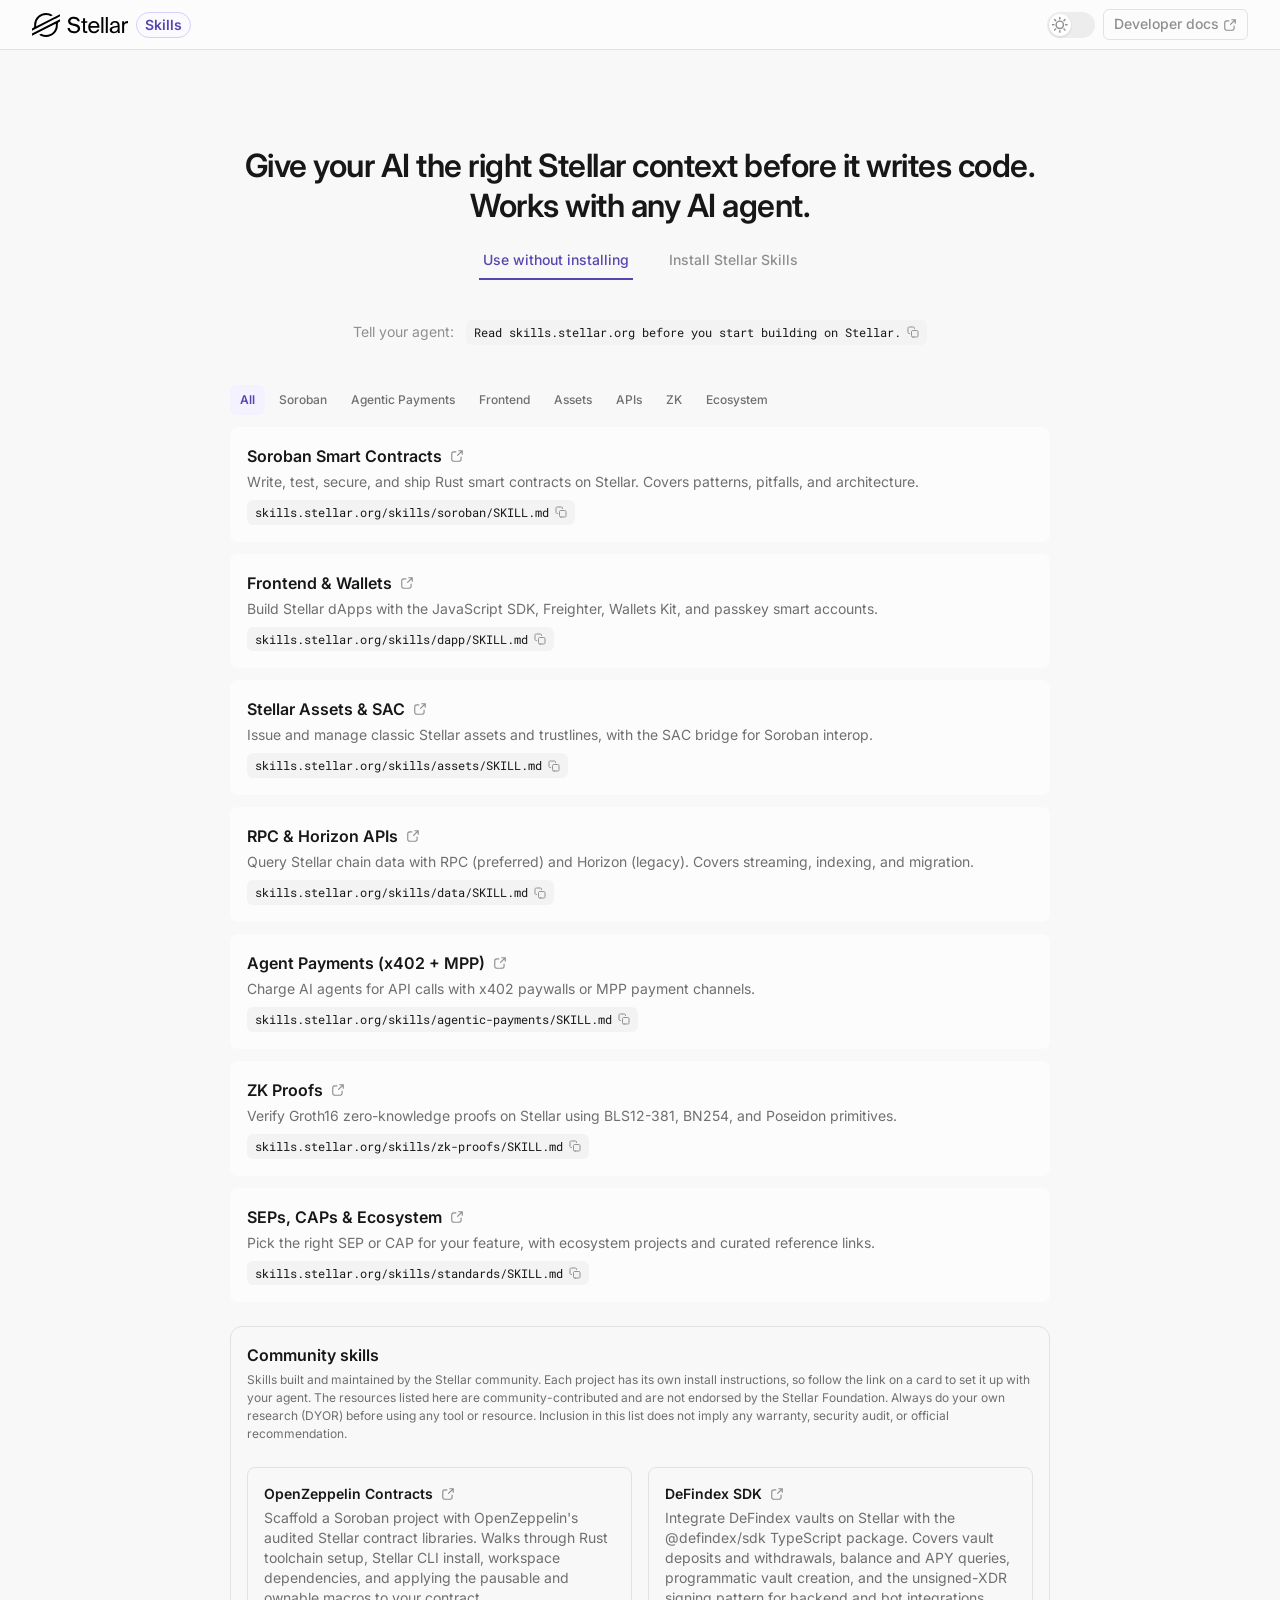
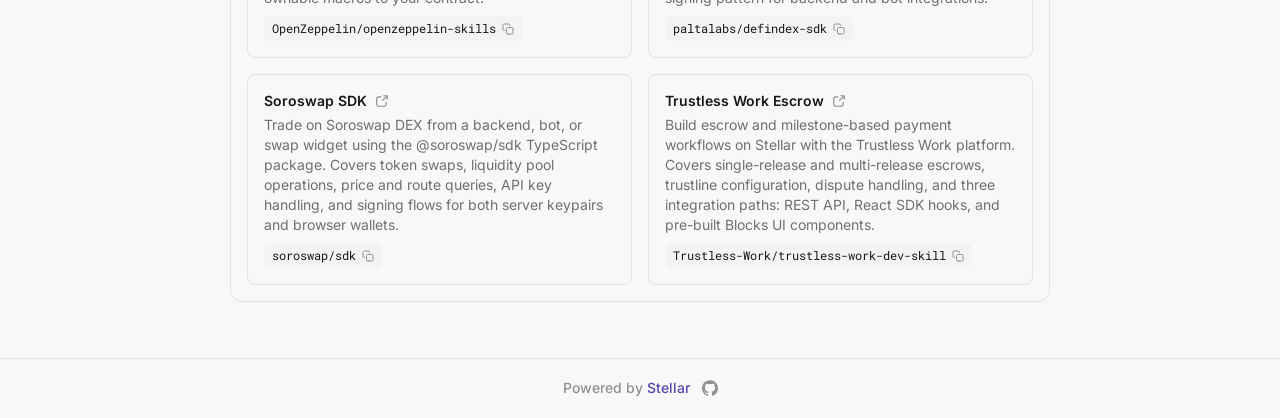
<file: index.html>
<!DOCTYPE html><!--elP6OHk9H2OzRn55RgZLT--><html lang="en"><head><meta charSet="utf-8"/><meta name="viewport" content="width=device-width, initial-scale=1"/><link rel="stylesheet" href="/_next/static/css/1e5ff19a35d31f50.css" data-precedence="next"/><link rel="stylesheet" href="/_next/static/css/49fc2476bc2453ea.css" data-precedence="next"/><link rel="stylesheet" href="/_next/static/css/4ed7745f0740438e.css" data-precedence="next"/><link rel="preload" as="script" fetchPriority="low" href="/_next/static/chunks/webpack-849ce23f4c8bb8bf.js"/><script src="/_next/static/chunks/d56851e7-1e13673e2eb05c5d.js" async=""></script><script src="/_next/static/chunks/136-500a944c195b2752.js" async=""></script><script src="/_next/static/chunks/main-app-0836bfbd9bec1818.js" async=""></script><script src="/_next/static/chunks/app/error-b7a39729a4508bc4.js" async=""></script><script src="/_next/static/chunks/app/not-found-c68dff689d2d47b6.js" async=""></script><script src="/_next/static/chunks/app/layout-b8c6b641782acb3f.js" async=""></script><script src="/_next/static/chunks/app/global-error-eeb869738c61122b.js" async=""></script><script src="/_next/static/chunks/c83ec69c-60827699457c73a2.js" async=""></script><script src="/_next/static/chunks/app/page-83c41e8728b38fb6.js" async=""></script><link rel="preload" href="https://www.googletagmanager.com/gtm.js?id=GTM-KCNDDL3" as="script"/><meta name="theme-color" media="(prefers-color-scheme: light)" content="#ffffff"/><meta name="theme-color" media="(prefers-color-scheme: dark)" content="#0b0b0d"/><title>Stellar Skills</title><meta name="description" content="Agent-readable documentation for building on the Stellar network."/><meta name="application-name" content="Stellar Skills"/><meta name="robots" content="index, follow"/><link rel="canonical" href="https://skills.stellar.org"/><meta property="og:title" content="Stellar Skills"/><meta property="og:description" content="Agent-readable documentation for building on the Stellar network."/><meta property="og:url" content="https://skills.stellar.org"/><meta property="og:site_name" content="Stellar Skills"/><meta property="og:locale" content="en_US"/><meta property="og:type" content="website"/><meta name="twitter:card" content="summary_large_image"/><meta name="twitter:title" content="Stellar Skills"/><meta name="twitter:description" content="Agent-readable documentation for building on the Stellar network."/><link rel="icon" href="/favicon.ico" type="image/x-icon" sizes="32x32"/><link rel="icon" href="/icon.svg?756aac92ff9f66b3" type="image/svg+xml" sizes="any"/><link rel="icon" href="/icon1.png?199c7ac628608d01" type="image/png" sizes="192x192"/><link rel="icon" href="/icon2.png?77839b6e1bcdd0eb" type="image/png" sizes="512x512"/><link rel="apple-touch-icon" href="/apple-icon.png?7c0b103b302a5207" type="image/png" sizes="192x192"/><script src="/_next/static/chunks/polyfills-42372ed130431b0a.js" noModule=""></script></head><body class="sds-theme-light" data-sds-theme="sds-theme-light"><div hidden=""><!--$--><!--/$--></div><div id="root"><div class="SkillsLanding"><header class="SkillsLanding__header"><div class="SkillsLanding__logo"><svg xmlns="http://www.w3.org/2000/svg" width="1em" height="1em" fill="var(--sds-logo-fill, #8F8F8F)" viewBox="0 0 128 32"><g clip-path="url(#stellar_svg__a)"><path d="M18.687 0a15.75 15.75 0 0 1 9.1 2.883l-.198.102-2.533 1.292a13.1 13.1 0 0 0-6.37-1.642h-.102c-1.72.017-3.398.359-4.982 1.018a13.2 13.2 0 0 0-4.22 2.83 13.09 13.09 0 0 0-3.852 9.299c0 .573.034 1.146.111 1.72l.026.179.162-.086L37.356 1.523v2.96l-5.281 2.694-2.594 1.317L6.43 20.256l-.103.06-2.38 1.206v-.009l-.111.051L0 23.524v-2.96l1.301-.66a3.02 3.02 0 0 0 1.644-2.925 19 19 0 0 1-.043-1.206A15.76 15.76 0 0 1 7.524 4.602a15.7 15.7 0 0 1 5.017-3.387A16.2 16.2 0 0 1 18.687 0M55.727 5.055c3.809.009 7.224 1.703 8.046 5.791H60.88c-.728-2.455-3.125-3.276-5.265-3.276-1.635 0-4.502.727-4.502 3.097 0 1.873 1.49 2.805 3.45 3.242l2.456.556c3.245.701 7.13 1.924 7.13 6.193 0 4.148-3.86 6.338-8.071 6.338-5 0-8.158-2.72-8.715-6.954h2.928c.556 2.925 2.602 4.44 5.847 4.44 3.124 0 4.939-1.49 4.939-3.568 0-2.224-1.9-3.156-4.563-3.738l-2.628-.556c-2.893-.641-5.82-2.25-5.82-5.782 0-4.03 4.236-5.783 7.66-5.783M71.786 26.62c-3.014 0-3.716-.676-3.716-3.944v-9.64h-2.482v-2.13h2.482V6.963h2.663v3.943h2.978v2.13h-2.978v9.315c0 1.634.12 2.045 1.635 2.045h1.344v2.224z"></path><path fill-rule="evenodd" d="M87.014 22.069c-.676 1.548-1.96 2.6-4.297 2.6s-4.734-1.642-4.862-5.03h12.104c.35-4.97-2.543-8.998-7.336-8.998-4.298 0-7.627 3.182-7.627 8.152 0 4.645 2.747 8.212 7.72 8.212 3.827 0 6.318-2.216 7.046-4.936zm-4.383-9.144c2.808 0 4.469 2.215 4.528 4.44h-9.262c.231-3.157 2.363-4.44 4.734-4.44M103.544 22.471c-.009-3.704 4.168-4.79 10.631-5.517v-.377c0-2.865-1.609-3.823-3.569-3.823-2.192 0-3.476 1.197-3.596 3.122h-2.747c.265-3.387 3.244-5.286 6.317-5.286 4.323 0 6.283 2.07 6.258 6.483l-.026 3.619c-.026 2.626.12 4.44.411 5.928h-2.688a18 18 0 0 1-.206-2.165c-.967 1.609-2.602 2.541-5.375 2.541-2.954 0-5.41-1.634-5.41-4.525m2.944-.051c0 1.488 1.139 2.48 3.039 2.48 2.483 0 4.854-1.137 4.854-4.85v-.992c-4.828.496-7.893 1.198-7.893 3.362" clip-rule="evenodd"></path><path d="M122.83 18.39c0-3.446 1.224-4.824 3.681-4.824.344 0 .726.038 1.146.079l.343.033v-2.832c-.291-.025-.522-.025-.788-.025-2.045.06-3.655 1.052-4.442 2.831v-2.746h-2.603v15.722h2.663zM36.064 12.06l1.301-.658v-2.96L7.858 23.48l-2.593 1.318L0 27.484v2.96l31.527-16.04.163-.085.025.18c.077.573.112 1.155.112 1.728 0 3.507-1.37 6.817-3.852 9.298a13.2 13.2 0 0 1-4.22 2.831 12.9 12.9 0 0 1-4.983 1.018h-.094a13.15 13.15 0 0 1-6.386-1.65l-.102.05-2.62 1.335c.925.65 1.918 1.206 2.962 1.65A15.75 15.75 0 0 0 18.678 32a15.72 15.72 0 0 0 11.163-4.628 15.76 15.76 0 0 0 4.623-11.171c0-.402-.01-.813-.044-1.215a3.02 3.02 0 0 1 1.644-2.925M92.484 26.62V5.44h2.662v21.18zM98.416 5.44v21.18h2.662V5.44z"></path></g><defs><clipPath id="stellar_svg__a"><path fill="#fff" d="M0 0h128v32H0z"></path></clipPath></defs></svg><div class="Badge Badge--secondary Badge--md">Skills</div></div><div class="SkillsLanding__headerActions"><div><label class="Toggle Toggle--md" for="theme-switch" title="Switch to dark theme"><input class="Toggle__input" type="checkbox" id="theme-switch" name="theme-switch"/><div class="Toggle__track"><div class="Toggle__track__thumb"><div class="Toggle__track__icon Toggle__track__icon--checked"><svg xmlns="http://www.w3.org/2000/svg" width="1em" height="1em" fill="none" stroke="currentColor" viewBox="0 0 24 24"><path stroke-linecap="round" stroke-linejoin="round" stroke-width="2" d="M22 15.844a10.4 10.4 0 0 1-4.306.925c-5.779 0-10.463-4.684-10.463-10.462 0-1.536.33-2.994.925-4.307A10.46 10.46 0 0 0 2 11.538C2 17.316 6.684 22 12.462 22c4.243 0 7.896-2.526 9.538-6.156"></path></svg></div><div class="Toggle__track__icon Toggle__track__icon--unchecked"><svg xmlns="http://www.w3.org/2000/svg" width="1em" height="1em" fill="none" stroke="currentColor" viewBox="0 0 24 24"><path stroke-linecap="round" stroke-linejoin="round" stroke-width="2" d="M12 2v2m0 16v2M4 12H2m4.314-5.686L4.9 4.9m12.786 1.414L19.1 4.9M6.314 17.69 4.9 19.104m12.786-1.414 1.414 1.414M22 12h-2m-3 0a5 5 0 1 1-10 0 5 5 0 0 1 10 0"></path></svg></div></div></div></label></div><a href="https://developers.stellar.org/docs" target="_blank" rel="noopener noreferrer" class="SkillsLanding__headerLink">Developer docs<svg width="24" height="24" viewBox="0 0 24 24" fill="none" xmlns="http://www.w3.org/2000/svg" stroke="currentColor" aria-hidden="true"><path d="M21 9L21 3M21 3H15M21 3L13 11M10 5H7.8C6.11984 5 5.27976 5 4.63803 5.32698C4.07354 5.6146 3.6146 6.07354 3.32698 6.63803C3 7.27976 3 8.11984 3 9.8V16.2C3 17.8802 3 18.7202 3.32698 19.362C3.6146 19.9265 4.07354 20.3854 4.63803 20.673C5.27976 21 6.11984 21 7.8 21H14.2C15.8802 21 16.7202 21 17.362 20.673C17.9265 20.3854 18.3854 19.9265 18.673 19.362C19 18.7202 19 17.8802 19 16.2V14" stroke-width="2" stroke-linecap="round" stroke-linejoin="round"></path></svg></a></div></header><main class="SkillsLanding__main"><section class="SkillsLanding__hero"><h1 class="SkillsLanding__title">Give your AI the right Stellar context before it writes code. Works with any AI agent.</h1></section><section class="SkillsLanding__installing" aria-label="Installing"><div class="SkillsLanding__filters" role="tablist" aria-label="Installation method"><button type="button" role="tab" id="_R_2dbrb_-tab-Use without installing" aria-controls="_R_2dbrb_-panel" aria-selected="true" tabindex="0" class="SkillsLanding__filterTab" data-is-active="true">Use without installing</button><button type="button" role="tab" id="_R_2dbrb_-tab-Install Stellar Skills" aria-controls="_R_2dbrb_-panel" aria-selected="false" tabindex="-1" class="SkillsLanding__filterTab" data-is-active="false">Install Stellar Skills</button></div><div role="tabpanel" id="_R_2dbrb_-panel" aria-labelledby="_R_2dbrb_-tab-Use without installing" class="SkillsLanding__installerPanel" data-active-filter="Use without installing"><div class="SkillsLanding__filterItem" data-category="Use without installing"><div class="SkillsLanding__installOneTime"><span class="SkillsLanding__installLabel">Tell your agent:</span><div class="SkillsCard__pathWrapper"><button type="button" class="SkillsCard__pathButton" aria-label="Copy Read skills.stellar.org before you start building on Stellar." data-copied="false" data-failed="false"><span class="SkillsCard__pathText">Read skills.stellar.org before you start building on Stellar.</span><svg width="24" height="24" viewBox="0 0 24 24" fill="none" xmlns="http://www.w3.org/2000/svg" stroke="currentColor" aria-hidden="true"><path d="M5 15C4.06812 15 3.60218 15 3.23463 14.8478C2.74458 14.6448 2.35523 14.2554 2.15224 13.7654C2 13.3978 2 12.9319 2 12V5.2C2 4.0799 2 3.51984 2.21799 3.09202C2.40973 2.71569 2.71569 2.40973 3.09202 2.21799C3.51984 2 4.0799 2 5.2 2H12C12.9319 2 13.3978 2 13.7654 2.15224C14.2554 2.35523 14.6448 2.74458 14.8478 3.23463C15 3.60218 15 4.06812 15 5M12.2 22H18.8C19.9201 22 20.4802 22 20.908 21.782C21.2843 21.5903 21.5903 21.2843 21.782 20.908C22 20.4802 22 19.9201 22 18.8V12.2C22 11.0799 22 10.5198 21.782 10.092C21.5903 9.71569 21.2843 9.40973 20.908 9.21799C20.4802 9 19.9201 9 18.8 9H12.2C11.0799 9 10.5198 9 10.092 9.21799C9.71569 9.40973 9.40973 9.71569 9.21799 10.092C9 10.5198 9 11.0799 9 12.2V18.8C9 19.9201 9 20.4802 9.21799 20.908C9.40973 21.2843 9.71569 21.5903 10.092 21.782C10.5198 22 11.0799 22 12.2 22Z" stroke-width="2" stroke-linecap="round" stroke-linejoin="round"></path></svg></button><span role="status" aria-live="polite" class="sr-only"></span></div></div></div><div class="SkillsLanding__filterItem" data-category="Install Stellar Skills"><div class="SkillsLanding__installRows"><div class="SkillsLanding__installRow" data-first="true"><span class="SkillsLanding__installToolName">Claude Code</span><div class="SkillsLanding__installCommands"><div class="SkillsCard__pathWrapper"><button type="button" class="SkillsCard__pathButton" aria-label="Copy /plugin marketplace add stellar/stellar-dev-skill" data-copied="false" data-failed="false"><span class="SkillsCard__pathText">/plugin marketplace add stellar/stellar-dev-skill</span><svg width="24" height="24" viewBox="0 0 24 24" fill="none" xmlns="http://www.w3.org/2000/svg" stroke="currentColor" aria-hidden="true"><path d="M5 15C4.06812 15 3.60218 15 3.23463 14.8478C2.74458 14.6448 2.35523 14.2554 2.15224 13.7654C2 13.3978 2 12.9319 2 12V5.2C2 4.0799 2 3.51984 2.21799 3.09202C2.40973 2.71569 2.71569 2.40973 3.09202 2.21799C3.51984 2 4.0799 2 5.2 2H12C12.9319 2 13.3978 2 13.7654 2.15224C14.2554 2.35523 14.6448 2.74458 14.8478 3.23463C15 3.60218 15 4.06812 15 5M12.2 22H18.8C19.9201 22 20.4802 22 20.908 21.782C21.2843 21.5903 21.5903 21.2843 21.782 20.908C22 20.4802 22 19.9201 22 18.8V12.2C22 11.0799 22 10.5198 21.782 10.092C21.5903 9.71569 21.2843 9.40973 20.908 9.21799C20.4802 9 19.9201 9 18.8 9H12.2C11.0799 9 10.5198 9 10.092 9.21799C9.71569 9.40973 9.40973 9.71569 9.21799 10.092C9 10.5198 9 11.0799 9 12.2V18.8C9 19.9201 9 20.4802 9.21799 20.908C9.40973 21.2843 9.71569 21.5903 10.092 21.782C10.5198 22 11.0799 22 12.2 22Z" stroke-width="2" stroke-linecap="round" stroke-linejoin="round"></path></svg></button><span role="status" aria-live="polite" class="sr-only"></span></div><div class="SkillsCard__pathWrapper"><button type="button" class="SkillsCard__pathButton" aria-label="Copy /plugin install stellar-dev@stellar-dev-skill" data-copied="false" data-failed="false"><span class="SkillsCard__pathText">/plugin install stellar-dev@stellar-dev-skill</span><svg width="24" height="24" viewBox="0 0 24 24" fill="none" xmlns="http://www.w3.org/2000/svg" stroke="currentColor" aria-hidden="true"><path d="M5 15C4.06812 15 3.60218 15 3.23463 14.8478C2.74458 14.6448 2.35523 14.2554 2.15224 13.7654C2 13.3978 2 12.9319 2 12V5.2C2 4.0799 2 3.51984 2.21799 3.09202C2.40973 2.71569 2.71569 2.40973 3.09202 2.21799C3.51984 2 4.0799 2 5.2 2H12C12.9319 2 13.3978 2 13.7654 2.15224C14.2554 2.35523 14.6448 2.74458 14.8478 3.23463C15 3.60218 15 4.06812 15 5M12.2 22H18.8C19.9201 22 20.4802 22 20.908 21.782C21.2843 21.5903 21.5903 21.2843 21.782 20.908C22 20.4802 22 19.9201 22 18.8V12.2C22 11.0799 22 10.5198 21.782 10.092C21.5903 9.71569 21.2843 9.40973 20.908 9.21799C20.4802 9 19.9201 9 18.8 9H12.2C11.0799 9 10.5198 9 10.092 9.21799C9.71569 9.40973 9.40973 9.71569 9.21799 10.092C9 10.5198 9 11.0799 9 12.2V18.8C9 19.9201 9 20.4802 9.21799 20.908C9.40973 21.2843 9.71569 21.5903 10.092 21.782C10.5198 22 11.0799 22 12.2 22Z" stroke-width="2" stroke-linecap="round" stroke-linejoin="round"></path></svg></button><span role="status" aria-live="polite" class="sr-only"></span></div></div></div><div class="SkillsLanding__installRow" data-first="false"><span class="SkillsLanding__installToolName">Cursor</span><div class="SkillsLanding__installCommands"><div class="SkillsCard__pathWrapper"><button type="button" class="SkillsCard__pathButton" aria-label="Copy stellar/stellar-dev-skill" data-copied="false" data-failed="false"><span class="SkillsCard__pathText">stellar/stellar-dev-skill</span><svg width="24" height="24" viewBox="0 0 24 24" fill="none" xmlns="http://www.w3.org/2000/svg" stroke="currentColor" aria-hidden="true"><path d="M5 15C4.06812 15 3.60218 15 3.23463 14.8478C2.74458 14.6448 2.35523 14.2554 2.15224 13.7654C2 13.3978 2 12.9319 2 12V5.2C2 4.0799 2 3.51984 2.21799 3.09202C2.40973 2.71569 2.71569 2.40973 3.09202 2.21799C3.51984 2 4.0799 2 5.2 2H12C12.9319 2 13.3978 2 13.7654 2.15224C14.2554 2.35523 14.6448 2.74458 14.8478 3.23463C15 3.60218 15 4.06812 15 5M12.2 22H18.8C19.9201 22 20.4802 22 20.908 21.782C21.2843 21.5903 21.5903 21.2843 21.782 20.908C22 20.4802 22 19.9201 22 18.8V12.2C22 11.0799 22 10.5198 21.782 10.092C21.5903 9.71569 21.2843 9.40973 20.908 9.21799C20.4802 9 19.9201 9 18.8 9H12.2C11.0799 9 10.5198 9 10.092 9.21799C9.71569 9.40973 9.40973 9.71569 9.21799 10.092C9 10.5198 9 11.0799 9 12.2V18.8C9 19.9201 9 20.4802 9.21799 20.908C9.40973 21.2843 9.71569 21.5903 10.092 21.782C10.5198 22 11.0799 22 12.2 22Z" stroke-width="2" stroke-linecap="round" stroke-linejoin="round"></path></svg></button><span role="status" aria-live="polite" class="sr-only"></span></div></div></div><div class="SkillsLanding__installRow" data-first="false"><span class="SkillsLanding__installToolName">npx skills</span><div class="SkillsLanding__installCommands"><div class="SkillsCard__pathWrapper"><button type="button" class="SkillsCard__pathButton" aria-label="Copy npx skills add https://github.com/stellar/stellar-dev-skill" data-copied="false" data-failed="false"><span class="SkillsCard__pathText">npx skills add https://github.com/stellar/stellar-dev-skill</span><svg width="24" height="24" viewBox="0 0 24 24" fill="none" xmlns="http://www.w3.org/2000/svg" stroke="currentColor" aria-hidden="true"><path d="M5 15C4.06812 15 3.60218 15 3.23463 14.8478C2.74458 14.6448 2.35523 14.2554 2.15224 13.7654C2 13.3978 2 12.9319 2 12V5.2C2 4.0799 2 3.51984 2.21799 3.09202C2.40973 2.71569 2.71569 2.40973 3.09202 2.21799C3.51984 2 4.0799 2 5.2 2H12C12.9319 2 13.3978 2 13.7654 2.15224C14.2554 2.35523 14.6448 2.74458 14.8478 3.23463C15 3.60218 15 4.06812 15 5M12.2 22H18.8C19.9201 22 20.4802 22 20.908 21.782C21.2843 21.5903 21.5903 21.2843 21.782 20.908C22 20.4802 22 19.9201 22 18.8V12.2C22 11.0799 22 10.5198 21.782 10.092C21.5903 9.71569 21.2843 9.40973 20.908 9.21799C20.4802 9 19.9201 9 18.8 9H12.2C11.0799 9 10.5198 9 10.092 9.21799C9.71569 9.40973 9.40973 9.71569 9.21799 10.092C9 10.5198 9 11.0799 9 12.2V18.8C9 19.9201 9 20.4802 9.21799 20.908C9.40973 21.2843 9.71569 21.5903 10.092 21.782C10.5198 22 11.0799 22 12.2 22Z" stroke-width="2" stroke-linecap="round" stroke-linejoin="round"></path></svg></button><span role="status" aria-live="polite" class="sr-only"></span></div></div></div><div class="SkillsLanding__installRow" data-first="false"><span class="SkillsLanding__installToolName">Clone repo</span><div class="SkillsLanding__installCommands"><div class="SkillsCard__pathWrapper"><button type="button" class="SkillsCard__pathButton" aria-label="Copy git clone https://github.com/stellar/stellar-dev-skill" data-copied="false" data-failed="false"><span class="SkillsCard__pathText">git clone https://github.com/stellar/stellar-dev-skill</span><svg width="24" height="24" viewBox="0 0 24 24" fill="none" xmlns="http://www.w3.org/2000/svg" stroke="currentColor" aria-hidden="true"><path d="M5 15C4.06812 15 3.60218 15 3.23463 14.8478C2.74458 14.6448 2.35523 14.2554 2.15224 13.7654C2 13.3978 2 12.9319 2 12V5.2C2 4.0799 2 3.51984 2.21799 3.09202C2.40973 2.71569 2.71569 2.40973 3.09202 2.21799C3.51984 2 4.0799 2 5.2 2H12C12.9319 2 13.3978 2 13.7654 2.15224C14.2554 2.35523 14.6448 2.74458 14.8478 3.23463C15 3.60218 15 4.06812 15 5M12.2 22H18.8C19.9201 22 20.4802 22 20.908 21.782C21.2843 21.5903 21.5903 21.2843 21.782 20.908C22 20.4802 22 19.9201 22 18.8V12.2C22 11.0799 22 10.5198 21.782 10.092C21.5903 9.71569 21.2843 9.40973 20.908 9.21799C20.4802 9 19.9201 9 18.8 9H12.2C11.0799 9 10.5198 9 10.092 9.21799C9.71569 9.40973 9.40973 9.71569 9.21799 10.092C9 10.5198 9 11.0799 9 12.2V18.8C9 19.9201 9 20.4802 9.21799 20.908C9.40973 21.2843 9.71569 21.5903 10.092 21.782C10.5198 22 11.0799 22 12.2 22Z" stroke-width="2" stroke-linecap="round" stroke-linejoin="round"></path></svg></button><span role="status" aria-live="polite" class="sr-only"></span></div></div></div></div></div></div></section><section class="SkillsLanding__cards" aria-label="Skills list"><div class="SkillsLanding__filters" role="tablist" aria-label="Filter skills"><button type="button" role="tab" id="_R_3dbrb_-tab-All" aria-controls="_R_3dbrb_-panel" aria-selected="true" tabindex="0" class="SkillsLanding__filterTab" data-is-active="true">All</button><button type="button" role="tab" id="_R_3dbrb_-tab-Soroban" aria-controls="_R_3dbrb_-panel" aria-selected="false" tabindex="-1" class="SkillsLanding__filterTab" data-is-active="false">Soroban</button><button type="button" role="tab" id="_R_3dbrb_-tab-Agentic Payments" aria-controls="_R_3dbrb_-panel" aria-selected="false" tabindex="-1" class="SkillsLanding__filterTab" data-is-active="false">Agentic Payments</button><button type="button" role="tab" id="_R_3dbrb_-tab-Frontend" aria-controls="_R_3dbrb_-panel" aria-selected="false" tabindex="-1" class="SkillsLanding__filterTab" data-is-active="false">Frontend</button><button type="button" role="tab" id="_R_3dbrb_-tab-Assets" aria-controls="_R_3dbrb_-panel" aria-selected="false" tabindex="-1" class="SkillsLanding__filterTab" data-is-active="false">Assets</button><button type="button" role="tab" id="_R_3dbrb_-tab-APIs" aria-controls="_R_3dbrb_-panel" aria-selected="false" tabindex="-1" class="SkillsLanding__filterTab" data-is-active="false">APIs</button><button type="button" role="tab" id="_R_3dbrb_-tab-ZK" aria-controls="_R_3dbrb_-panel" aria-selected="false" tabindex="-1" class="SkillsLanding__filterTab" data-is-active="false">ZK</button><button type="button" role="tab" id="_R_3dbrb_-tab-Ecosystem" aria-controls="_R_3dbrb_-panel" aria-selected="false" tabindex="-1" class="SkillsLanding__filterTab" data-is-active="false">Ecosystem</button></div><div role="tabpanel" id="_R_3dbrb_-panel" aria-labelledby="_R_3dbrb_-tab-All" class="SkillsLanding__filterPanel" data-active-filter="All"><div data-category="Soroban" class="SkillsLanding__filterItem"><div class="Card Card--primary"><div class="SkillsCard"><div class="SkillsCard__header"><h2 class="SkillsCard__title">Soroban Smart Contracts</h2><a href="https://github.com/oceans404/stellar-dev-skill/blob/main/skills/soroban/SKILL.md" target="_blank" rel="noopener noreferrer" aria-label="View Soroban Smart Contracts source" class="SkillsCard__sourceLink"><svg width="24" height="24" viewBox="0 0 24 24" fill="none" xmlns="http://www.w3.org/2000/svg" stroke="currentColor" aria-hidden="true"><path d="M21 9L21 3M21 3H15M21 3L13 11M10 5H7.8C6.11984 5 5.27976 5 4.63803 5.32698C4.07354 5.6146 3.6146 6.07354 3.32698 6.63803C3 7.27976 3 8.11984 3 9.8V16.2C3 17.8802 3 18.7202 3.32698 19.362C3.6146 19.9265 4.07354 20.3854 4.63803 20.673C5.27976 21 6.11984 21 7.8 21H14.2C15.8802 21 16.7202 21 17.362 20.673C17.9265 20.3854 18.3854 19.9265 18.673 19.362C19 18.7202 19 17.8802 19 16.2V14" stroke-width="2" stroke-linecap="round" stroke-linejoin="round"></path></svg></a></div><p class="SkillsCard__description">Write, test, secure, and ship Rust smart contracts on Stellar. Covers patterns, pitfalls, and architecture.</p><div class="SkillsCard__pathWrapper"><button type="button" class="SkillsCard__pathButton" aria-label="Copy skills.stellar.org/skills/soroban/SKILL.md" data-copied="false" data-failed="false"><span class="SkillsCard__pathText">skills.stellar.org/skills/soroban/SKILL.md</span><svg width="24" height="24" viewBox="0 0 24 24" fill="none" xmlns="http://www.w3.org/2000/svg" stroke="currentColor" aria-hidden="true"><path d="M5 15C4.06812 15 3.60218 15 3.23463 14.8478C2.74458 14.6448 2.35523 14.2554 2.15224 13.7654C2 13.3978 2 12.9319 2 12V5.2C2 4.0799 2 3.51984 2.21799 3.09202C2.40973 2.71569 2.71569 2.40973 3.09202 2.21799C3.51984 2 4.0799 2 5.2 2H12C12.9319 2 13.3978 2 13.7654 2.15224C14.2554 2.35523 14.6448 2.74458 14.8478 3.23463C15 3.60218 15 4.06812 15 5M12.2 22H18.8C19.9201 22 20.4802 22 20.908 21.782C21.2843 21.5903 21.5903 21.2843 21.782 20.908C22 20.4802 22 19.9201 22 18.8V12.2C22 11.0799 22 10.5198 21.782 10.092C21.5903 9.71569 21.2843 9.40973 20.908 9.21799C20.4802 9 19.9201 9 18.8 9H12.2C11.0799 9 10.5198 9 10.092 9.21799C9.71569 9.40973 9.40973 9.71569 9.21799 10.092C9 10.5198 9 11.0799 9 12.2V18.8C9 19.9201 9 20.4802 9.21799 20.908C9.40973 21.2843 9.71569 21.5903 10.092 21.782C10.5198 22 11.0799 22 12.2 22Z" stroke-width="2" stroke-linecap="round" stroke-linejoin="round"></path></svg></button><span role="status" aria-live="polite" class="sr-only"></span></div></div></div></div><div data-category="Frontend" class="SkillsLanding__filterItem"><div class="Card Card--primary"><div class="SkillsCard"><div class="SkillsCard__header"><h2 class="SkillsCard__title">Frontend &amp; Wallets</h2><a href="https://github.com/oceans404/stellar-dev-skill/blob/main/skills/dapp/SKILL.md" target="_blank" rel="noopener noreferrer" aria-label="View Frontend &amp; Wallets source" class="SkillsCard__sourceLink"><svg width="24" height="24" viewBox="0 0 24 24" fill="none" xmlns="http://www.w3.org/2000/svg" stroke="currentColor" aria-hidden="true"><path d="M21 9L21 3M21 3H15M21 3L13 11M10 5H7.8C6.11984 5 5.27976 5 4.63803 5.32698C4.07354 5.6146 3.6146 6.07354 3.32698 6.63803C3 7.27976 3 8.11984 3 9.8V16.2C3 17.8802 3 18.7202 3.32698 19.362C3.6146 19.9265 4.07354 20.3854 4.63803 20.673C5.27976 21 6.11984 21 7.8 21H14.2C15.8802 21 16.7202 21 17.362 20.673C17.9265 20.3854 18.3854 19.9265 18.673 19.362C19 18.7202 19 17.8802 19 16.2V14" stroke-width="2" stroke-linecap="round" stroke-linejoin="round"></path></svg></a></div><p class="SkillsCard__description">Build Stellar dApps with the JavaScript SDK, Freighter, Wallets Kit, and passkey smart accounts.</p><div class="SkillsCard__pathWrapper"><button type="button" class="SkillsCard__pathButton" aria-label="Copy skills.stellar.org/skills/dapp/SKILL.md" data-copied="false" data-failed="false"><span class="SkillsCard__pathText">skills.stellar.org/skills/dapp/SKILL.md</span><svg width="24" height="24" viewBox="0 0 24 24" fill="none" xmlns="http://www.w3.org/2000/svg" stroke="currentColor" aria-hidden="true"><path d="M5 15C4.06812 15 3.60218 15 3.23463 14.8478C2.74458 14.6448 2.35523 14.2554 2.15224 13.7654C2 13.3978 2 12.9319 2 12V5.2C2 4.0799 2 3.51984 2.21799 3.09202C2.40973 2.71569 2.71569 2.40973 3.09202 2.21799C3.51984 2 4.0799 2 5.2 2H12C12.9319 2 13.3978 2 13.7654 2.15224C14.2554 2.35523 14.6448 2.74458 14.8478 3.23463C15 3.60218 15 4.06812 15 5M12.2 22H18.8C19.9201 22 20.4802 22 20.908 21.782C21.2843 21.5903 21.5903 21.2843 21.782 20.908C22 20.4802 22 19.9201 22 18.8V12.2C22 11.0799 22 10.5198 21.782 10.092C21.5903 9.71569 21.2843 9.40973 20.908 9.21799C20.4802 9 19.9201 9 18.8 9H12.2C11.0799 9 10.5198 9 10.092 9.21799C9.71569 9.40973 9.40973 9.71569 9.21799 10.092C9 10.5198 9 11.0799 9 12.2V18.8C9 19.9201 9 20.4802 9.21799 20.908C9.40973 21.2843 9.71569 21.5903 10.092 21.782C10.5198 22 11.0799 22 12.2 22Z" stroke-width="2" stroke-linecap="round" stroke-linejoin="round"></path></svg></button><span role="status" aria-live="polite" class="sr-only"></span></div></div></div></div><div data-category="Assets" class="SkillsLanding__filterItem"><div class="Card Card--primary"><div class="SkillsCard"><div class="SkillsCard__header"><h2 class="SkillsCard__title">Stellar Assets &amp; SAC</h2><a href="https://github.com/oceans404/stellar-dev-skill/blob/main/skills/assets/SKILL.md" target="_blank" rel="noopener noreferrer" aria-label="View Stellar Assets &amp; SAC source" class="SkillsCard__sourceLink"><svg width="24" height="24" viewBox="0 0 24 24" fill="none" xmlns="http://www.w3.org/2000/svg" stroke="currentColor" aria-hidden="true"><path d="M21 9L21 3M21 3H15M21 3L13 11M10 5H7.8C6.11984 5 5.27976 5 4.63803 5.32698C4.07354 5.6146 3.6146 6.07354 3.32698 6.63803C3 7.27976 3 8.11984 3 9.8V16.2C3 17.8802 3 18.7202 3.32698 19.362C3.6146 19.9265 4.07354 20.3854 4.63803 20.673C5.27976 21 6.11984 21 7.8 21H14.2C15.8802 21 16.7202 21 17.362 20.673C17.9265 20.3854 18.3854 19.9265 18.673 19.362C19 18.7202 19 17.8802 19 16.2V14" stroke-width="2" stroke-linecap="round" stroke-linejoin="round"></path></svg></a></div><p class="SkillsCard__description">Issue and manage classic Stellar assets and trustlines, with the SAC bridge for Soroban interop.</p><div class="SkillsCard__pathWrapper"><button type="button" class="SkillsCard__pathButton" aria-label="Copy skills.stellar.org/skills/assets/SKILL.md" data-copied="false" data-failed="false"><span class="SkillsCard__pathText">skills.stellar.org/skills/assets/SKILL.md</span><svg width="24" height="24" viewBox="0 0 24 24" fill="none" xmlns="http://www.w3.org/2000/svg" stroke="currentColor" aria-hidden="true"><path d="M5 15C4.06812 15 3.60218 15 3.23463 14.8478C2.74458 14.6448 2.35523 14.2554 2.15224 13.7654C2 13.3978 2 12.9319 2 12V5.2C2 4.0799 2 3.51984 2.21799 3.09202C2.40973 2.71569 2.71569 2.40973 3.09202 2.21799C3.51984 2 4.0799 2 5.2 2H12C12.9319 2 13.3978 2 13.7654 2.15224C14.2554 2.35523 14.6448 2.74458 14.8478 3.23463C15 3.60218 15 4.06812 15 5M12.2 22H18.8C19.9201 22 20.4802 22 20.908 21.782C21.2843 21.5903 21.5903 21.2843 21.782 20.908C22 20.4802 22 19.9201 22 18.8V12.2C22 11.0799 22 10.5198 21.782 10.092C21.5903 9.71569 21.2843 9.40973 20.908 9.21799C20.4802 9 19.9201 9 18.8 9H12.2C11.0799 9 10.5198 9 10.092 9.21799C9.71569 9.40973 9.40973 9.71569 9.21799 10.092C9 10.5198 9 11.0799 9 12.2V18.8C9 19.9201 9 20.4802 9.21799 20.908C9.40973 21.2843 9.71569 21.5903 10.092 21.782C10.5198 22 11.0799 22 12.2 22Z" stroke-width="2" stroke-linecap="round" stroke-linejoin="round"></path></svg></button><span role="status" aria-live="polite" class="sr-only"></span></div></div></div></div><div data-category="APIs" class="SkillsLanding__filterItem"><div class="Card Card--primary"><div class="SkillsCard"><div class="SkillsCard__header"><h2 class="SkillsCard__title">RPC &amp; Horizon APIs</h2><a href="https://github.com/oceans404/stellar-dev-skill/blob/main/skills/data/SKILL.md" target="_blank" rel="noopener noreferrer" aria-label="View RPC &amp; Horizon APIs source" class="SkillsCard__sourceLink"><svg width="24" height="24" viewBox="0 0 24 24" fill="none" xmlns="http://www.w3.org/2000/svg" stroke="currentColor" aria-hidden="true"><path d="M21 9L21 3M21 3H15M21 3L13 11M10 5H7.8C6.11984 5 5.27976 5 4.63803 5.32698C4.07354 5.6146 3.6146 6.07354 3.32698 6.63803C3 7.27976 3 8.11984 3 9.8V16.2C3 17.8802 3 18.7202 3.32698 19.362C3.6146 19.9265 4.07354 20.3854 4.63803 20.673C5.27976 21 6.11984 21 7.8 21H14.2C15.8802 21 16.7202 21 17.362 20.673C17.9265 20.3854 18.3854 19.9265 18.673 19.362C19 18.7202 19 17.8802 19 16.2V14" stroke-width="2" stroke-linecap="round" stroke-linejoin="round"></path></svg></a></div><p class="SkillsCard__description">Query Stellar chain data with RPC (preferred) and Horizon (legacy). Covers streaming, indexing, and migration.</p><div class="SkillsCard__pathWrapper"><button type="button" class="SkillsCard__pathButton" aria-label="Copy skills.stellar.org/skills/data/SKILL.md" data-copied="false" data-failed="false"><span class="SkillsCard__pathText">skills.stellar.org/skills/data/SKILL.md</span><svg width="24" height="24" viewBox="0 0 24 24" fill="none" xmlns="http://www.w3.org/2000/svg" stroke="currentColor" aria-hidden="true"><path d="M5 15C4.06812 15 3.60218 15 3.23463 14.8478C2.74458 14.6448 2.35523 14.2554 2.15224 13.7654C2 13.3978 2 12.9319 2 12V5.2C2 4.0799 2 3.51984 2.21799 3.09202C2.40973 2.71569 2.71569 2.40973 3.09202 2.21799C3.51984 2 4.0799 2 5.2 2H12C12.9319 2 13.3978 2 13.7654 2.15224C14.2554 2.35523 14.6448 2.74458 14.8478 3.23463C15 3.60218 15 4.06812 15 5M12.2 22H18.8C19.9201 22 20.4802 22 20.908 21.782C21.2843 21.5903 21.5903 21.2843 21.782 20.908C22 20.4802 22 19.9201 22 18.8V12.2C22 11.0799 22 10.5198 21.782 10.092C21.5903 9.71569 21.2843 9.40973 20.908 9.21799C20.4802 9 19.9201 9 18.8 9H12.2C11.0799 9 10.5198 9 10.092 9.21799C9.71569 9.40973 9.40973 9.71569 9.21799 10.092C9 10.5198 9 11.0799 9 12.2V18.8C9 19.9201 9 20.4802 9.21799 20.908C9.40973 21.2843 9.71569 21.5903 10.092 21.782C10.5198 22 11.0799 22 12.2 22Z" stroke-width="2" stroke-linecap="round" stroke-linejoin="round"></path></svg></button><span role="status" aria-live="polite" class="sr-only"></span></div></div></div></div><div data-category="Agentic Payments" class="SkillsLanding__filterItem"><div class="Card Card--primary"><div class="SkillsCard"><div class="SkillsCard__header"><h2 class="SkillsCard__title">Agent Payments (x402 + MPP)</h2><a href="https://github.com/oceans404/stellar-dev-skill/blob/main/skills/agentic-payments/SKILL.md" target="_blank" rel="noopener noreferrer" aria-label="View Agent Payments (x402 + MPP) source" class="SkillsCard__sourceLink"><svg width="24" height="24" viewBox="0 0 24 24" fill="none" xmlns="http://www.w3.org/2000/svg" stroke="currentColor" aria-hidden="true"><path d="M21 9L21 3M21 3H15M21 3L13 11M10 5H7.8C6.11984 5 5.27976 5 4.63803 5.32698C4.07354 5.6146 3.6146 6.07354 3.32698 6.63803C3 7.27976 3 8.11984 3 9.8V16.2C3 17.8802 3 18.7202 3.32698 19.362C3.6146 19.9265 4.07354 20.3854 4.63803 20.673C5.27976 21 6.11984 21 7.8 21H14.2C15.8802 21 16.7202 21 17.362 20.673C17.9265 20.3854 18.3854 19.9265 18.673 19.362C19 18.7202 19 17.8802 19 16.2V14" stroke-width="2" stroke-linecap="round" stroke-linejoin="round"></path></svg></a></div><p class="SkillsCard__description">Charge AI agents for API calls with x402 paywalls or MPP payment channels.</p><div class="SkillsCard__pathWrapper"><button type="button" class="SkillsCard__pathButton" aria-label="Copy skills.stellar.org/skills/agentic-payments/SKILL.md" data-copied="false" data-failed="false"><span class="SkillsCard__pathText">skills.stellar.org/skills/agentic-payments/SKILL.md</span><svg width="24" height="24" viewBox="0 0 24 24" fill="none" xmlns="http://www.w3.org/2000/svg" stroke="currentColor" aria-hidden="true"><path d="M5 15C4.06812 15 3.60218 15 3.23463 14.8478C2.74458 14.6448 2.35523 14.2554 2.15224 13.7654C2 13.3978 2 12.9319 2 12V5.2C2 4.0799 2 3.51984 2.21799 3.09202C2.40973 2.71569 2.71569 2.40973 3.09202 2.21799C3.51984 2 4.0799 2 5.2 2H12C12.9319 2 13.3978 2 13.7654 2.15224C14.2554 2.35523 14.6448 2.74458 14.8478 3.23463C15 3.60218 15 4.06812 15 5M12.2 22H18.8C19.9201 22 20.4802 22 20.908 21.782C21.2843 21.5903 21.5903 21.2843 21.782 20.908C22 20.4802 22 19.9201 22 18.8V12.2C22 11.0799 22 10.5198 21.782 10.092C21.5903 9.71569 21.2843 9.40973 20.908 9.21799C20.4802 9 19.9201 9 18.8 9H12.2C11.0799 9 10.5198 9 10.092 9.21799C9.71569 9.40973 9.40973 9.71569 9.21799 10.092C9 10.5198 9 11.0799 9 12.2V18.8C9 19.9201 9 20.4802 9.21799 20.908C9.40973 21.2843 9.71569 21.5903 10.092 21.782C10.5198 22 11.0799 22 12.2 22Z" stroke-width="2" stroke-linecap="round" stroke-linejoin="round"></path></svg></button><span role="status" aria-live="polite" class="sr-only"></span></div></div></div></div><div data-category="ZK" class="SkillsLanding__filterItem"><div class="Card Card--primary"><div class="SkillsCard"><div class="SkillsCard__header"><h2 class="SkillsCard__title">ZK Proofs</h2><a href="https://github.com/oceans404/stellar-dev-skill/blob/main/skills/zk-proofs/SKILL.md" target="_blank" rel="noopener noreferrer" aria-label="View ZK Proofs source" class="SkillsCard__sourceLink"><svg width="24" height="24" viewBox="0 0 24 24" fill="none" xmlns="http://www.w3.org/2000/svg" stroke="currentColor" aria-hidden="true"><path d="M21 9L21 3M21 3H15M21 3L13 11M10 5H7.8C6.11984 5 5.27976 5 4.63803 5.32698C4.07354 5.6146 3.6146 6.07354 3.32698 6.63803C3 7.27976 3 8.11984 3 9.8V16.2C3 17.8802 3 18.7202 3.32698 19.362C3.6146 19.9265 4.07354 20.3854 4.63803 20.673C5.27976 21 6.11984 21 7.8 21H14.2C15.8802 21 16.7202 21 17.362 20.673C17.9265 20.3854 18.3854 19.9265 18.673 19.362C19 18.7202 19 17.8802 19 16.2V14" stroke-width="2" stroke-linecap="round" stroke-linejoin="round"></path></svg></a></div><p class="SkillsCard__description">Verify Groth16 zero-knowledge proofs on Stellar using BLS12-381, BN254, and Poseidon primitives.</p><div class="SkillsCard__pathWrapper"><button type="button" class="SkillsCard__pathButton" aria-label="Copy skills.stellar.org/skills/zk-proofs/SKILL.md" data-copied="false" data-failed="false"><span class="SkillsCard__pathText">skills.stellar.org/skills/zk-proofs/SKILL.md</span><svg width="24" height="24" viewBox="0 0 24 24" fill="none" xmlns="http://www.w3.org/2000/svg" stroke="currentColor" aria-hidden="true"><path d="M5 15C4.06812 15 3.60218 15 3.23463 14.8478C2.74458 14.6448 2.35523 14.2554 2.15224 13.7654C2 13.3978 2 12.9319 2 12V5.2C2 4.0799 2 3.51984 2.21799 3.09202C2.40973 2.71569 2.71569 2.40973 3.09202 2.21799C3.51984 2 4.0799 2 5.2 2H12C12.9319 2 13.3978 2 13.7654 2.15224C14.2554 2.35523 14.6448 2.74458 14.8478 3.23463C15 3.60218 15 4.06812 15 5M12.2 22H18.8C19.9201 22 20.4802 22 20.908 21.782C21.2843 21.5903 21.5903 21.2843 21.782 20.908C22 20.4802 22 19.9201 22 18.8V12.2C22 11.0799 22 10.5198 21.782 10.092C21.5903 9.71569 21.2843 9.40973 20.908 9.21799C20.4802 9 19.9201 9 18.8 9H12.2C11.0799 9 10.5198 9 10.092 9.21799C9.71569 9.40973 9.40973 9.71569 9.21799 10.092C9 10.5198 9 11.0799 9 12.2V18.8C9 19.9201 9 20.4802 9.21799 20.908C9.40973 21.2843 9.71569 21.5903 10.092 21.782C10.5198 22 11.0799 22 12.2 22Z" stroke-width="2" stroke-linecap="round" stroke-linejoin="round"></path></svg></button><span role="status" aria-live="polite" class="sr-only"></span></div></div></div></div><div data-category="Ecosystem" class="SkillsLanding__filterItem"><div class="Card Card--primary"><div class="SkillsCard"><div class="SkillsCard__header"><h2 class="SkillsCard__title">SEPs, CAPs &amp; Ecosystem</h2><a href="https://github.com/oceans404/stellar-dev-skill/blob/main/skills/standards/SKILL.md" target="_blank" rel="noopener noreferrer" aria-label="View SEPs, CAPs &amp; Ecosystem source" class="SkillsCard__sourceLink"><svg width="24" height="24" viewBox="0 0 24 24" fill="none" xmlns="http://www.w3.org/2000/svg" stroke="currentColor" aria-hidden="true"><path d="M21 9L21 3M21 3H15M21 3L13 11M10 5H7.8C6.11984 5 5.27976 5 4.63803 5.32698C4.07354 5.6146 3.6146 6.07354 3.32698 6.63803C3 7.27976 3 8.11984 3 9.8V16.2C3 17.8802 3 18.7202 3.32698 19.362C3.6146 19.9265 4.07354 20.3854 4.63803 20.673C5.27976 21 6.11984 21 7.8 21H14.2C15.8802 21 16.7202 21 17.362 20.673C17.9265 20.3854 18.3854 19.9265 18.673 19.362C19 18.7202 19 17.8802 19 16.2V14" stroke-width="2" stroke-linecap="round" stroke-linejoin="round"></path></svg></a></div><p class="SkillsCard__description">Pick the right SEP or CAP for your feature, with ecosystem projects and curated reference links.</p><div class="SkillsCard__pathWrapper"><button type="button" class="SkillsCard__pathButton" aria-label="Copy skills.stellar.org/skills/standards/SKILL.md" data-copied="false" data-failed="false"><span class="SkillsCard__pathText">skills.stellar.org/skills/standards/SKILL.md</span><svg width="24" height="24" viewBox="0 0 24 24" fill="none" xmlns="http://www.w3.org/2000/svg" stroke="currentColor" aria-hidden="true"><path d="M5 15C4.06812 15 3.60218 15 3.23463 14.8478C2.74458 14.6448 2.35523 14.2554 2.15224 13.7654C2 13.3978 2 12.9319 2 12V5.2C2 4.0799 2 3.51984 2.21799 3.09202C2.40973 2.71569 2.71569 2.40973 3.09202 2.21799C3.51984 2 4.0799 2 5.2 2H12C12.9319 2 13.3978 2 13.7654 2.15224C14.2554 2.35523 14.6448 2.74458 14.8478 3.23463C15 3.60218 15 4.06812 15 5M12.2 22H18.8C19.9201 22 20.4802 22 20.908 21.782C21.2843 21.5903 21.5903 21.2843 21.782 20.908C22 20.4802 22 19.9201 22 18.8V12.2C22 11.0799 22 10.5198 21.782 10.092C21.5903 9.71569 21.2843 9.40973 20.908 9.21799C20.4802 9 19.9201 9 18.8 9H12.2C11.0799 9 10.5198 9 10.092 9.21799C9.71569 9.40973 9.40973 9.71569 9.21799 10.092C9 10.5198 9 11.0799 9 12.2V18.8C9 19.9201 9 20.4802 9.21799 20.908C9.40973 21.2843 9.71569 21.5903 10.092 21.782C10.5198 22 11.0799 22 12.2 22Z" stroke-width="2" stroke-linecap="round" stroke-linejoin="round"></path></svg></button><span role="status" aria-live="polite" class="sr-only"></span></div></div></div></div></div></section><section class="SkillsLanding__ecosystem" aria-label="Community"><h2 class="SkillsLanding__sectionTitle">Community skills</h2><p class="SkillsLanding__sectionDescription">Skills built and maintained by the Stellar community. Each project has its own install instructions, so follow the link on a card to set it up with your agent. The resources listed here are community-contributed and are not endorsed by the Stellar Foundation. Always do your own research (DYOR) before using any tool or resource. Inclusion in this list does not imply any warranty, security audit, or official recommendation.</p><div class="SkillsLanding__ecosystemGrid"><div class="Card Card--primary"><div class="SkillsCard"><div class="SkillsCard__header"><h3 class="SkillsCard__title">OpenZeppelin Contracts</h3><a href="https://github.com/OpenZeppelin/openzeppelin-skills/blob/main/skills/setup-stellar-contracts/SKILL.md" target="_blank" rel="noopener noreferrer" aria-label="View OpenZeppelin Contracts source" class="SkillsCard__sourceLink"><svg width="24" height="24" viewBox="0 0 24 24" fill="none" xmlns="http://www.w3.org/2000/svg" stroke="currentColor" aria-hidden="true"><path d="M21 9L21 3M21 3H15M21 3L13 11M10 5H7.8C6.11984 5 5.27976 5 4.63803 5.32698C4.07354 5.6146 3.6146 6.07354 3.32698 6.63803C3 7.27976 3 8.11984 3 9.8V16.2C3 17.8802 3 18.7202 3.32698 19.362C3.6146 19.9265 4.07354 20.3854 4.63803 20.673C5.27976 21 6.11984 21 7.8 21H14.2C15.8802 21 16.7202 21 17.362 20.673C17.9265 20.3854 18.3854 19.9265 18.673 19.362C19 18.7202 19 17.8802 19 16.2V14" stroke-width="2" stroke-linecap="round" stroke-linejoin="round"></path></svg></a></div><p class="SkillsCard__description">Scaffold a Soroban project with OpenZeppelin&#x27;s audited Stellar contract libraries. Walks through Rust toolchain setup, Stellar CLI install, workspace dependencies, and applying the pausable and ownable macros to your contract.</p><div class="SkillsCard__pathWrapper"><button type="button" class="SkillsCard__pathButton" aria-label="Copy OpenZeppelin/openzeppelin-skills" data-copied="false" data-failed="false"><span class="SkillsCard__pathText">OpenZeppelin/openzeppelin-skills</span><svg width="24" height="24" viewBox="0 0 24 24" fill="none" xmlns="http://www.w3.org/2000/svg" stroke="currentColor" aria-hidden="true"><path d="M5 15C4.06812 15 3.60218 15 3.23463 14.8478C2.74458 14.6448 2.35523 14.2554 2.15224 13.7654C2 13.3978 2 12.9319 2 12V5.2C2 4.0799 2 3.51984 2.21799 3.09202C2.40973 2.71569 2.71569 2.40973 3.09202 2.21799C3.51984 2 4.0799 2 5.2 2H12C12.9319 2 13.3978 2 13.7654 2.15224C14.2554 2.35523 14.6448 2.74458 14.8478 3.23463C15 3.60218 15 4.06812 15 5M12.2 22H18.8C19.9201 22 20.4802 22 20.908 21.782C21.2843 21.5903 21.5903 21.2843 21.782 20.908C22 20.4802 22 19.9201 22 18.8V12.2C22 11.0799 22 10.5198 21.782 10.092C21.5903 9.71569 21.2843 9.40973 20.908 9.21799C20.4802 9 19.9201 9 18.8 9H12.2C11.0799 9 10.5198 9 10.092 9.21799C9.71569 9.40973 9.40973 9.71569 9.21799 10.092C9 10.5198 9 11.0799 9 12.2V18.8C9 19.9201 9 20.4802 9.21799 20.908C9.40973 21.2843 9.71569 21.5903 10.092 21.782C10.5198 22 11.0799 22 12.2 22Z" stroke-width="2" stroke-linecap="round" stroke-linejoin="round"></path></svg></button><span role="status" aria-live="polite" class="sr-only"></span></div></div></div><div class="Card Card--primary"><div class="SkillsCard"><div class="SkillsCard__header"><h3 class="SkillsCard__title">DeFindex SDK</h3><a href="https://github.com/paltalabs/defindex-sdk/blob/main/defindex-sdk-skill.md" target="_blank" rel="noopener noreferrer" aria-label="View DeFindex SDK source" class="SkillsCard__sourceLink"><svg width="24" height="24" viewBox="0 0 24 24" fill="none" xmlns="http://www.w3.org/2000/svg" stroke="currentColor" aria-hidden="true"><path d="M21 9L21 3M21 3H15M21 3L13 11M10 5H7.8C6.11984 5 5.27976 5 4.63803 5.32698C4.07354 5.6146 3.6146 6.07354 3.32698 6.63803C3 7.27976 3 8.11984 3 9.8V16.2C3 17.8802 3 18.7202 3.32698 19.362C3.6146 19.9265 4.07354 20.3854 4.63803 20.673C5.27976 21 6.11984 21 7.8 21H14.2C15.8802 21 16.7202 21 17.362 20.673C17.9265 20.3854 18.3854 19.9265 18.673 19.362C19 18.7202 19 17.8802 19 16.2V14" stroke-width="2" stroke-linecap="round" stroke-linejoin="round"></path></svg></a></div><p class="SkillsCard__description">Integrate DeFindex vaults on Stellar with the @defindex/sdk TypeScript package. Covers vault deposits and withdrawals, balance and APY queries, programmatic vault creation, and the unsigned-XDR signing pattern for backend and bot integrations.</p><div class="SkillsCard__pathWrapper"><button type="button" class="SkillsCard__pathButton" aria-label="Copy paltalabs/defindex-sdk" data-copied="false" data-failed="false"><span class="SkillsCard__pathText">paltalabs/defindex-sdk</span><svg width="24" height="24" viewBox="0 0 24 24" fill="none" xmlns="http://www.w3.org/2000/svg" stroke="currentColor" aria-hidden="true"><path d="M5 15C4.06812 15 3.60218 15 3.23463 14.8478C2.74458 14.6448 2.35523 14.2554 2.15224 13.7654C2 13.3978 2 12.9319 2 12V5.2C2 4.0799 2 3.51984 2.21799 3.09202C2.40973 2.71569 2.71569 2.40973 3.09202 2.21799C3.51984 2 4.0799 2 5.2 2H12C12.9319 2 13.3978 2 13.7654 2.15224C14.2554 2.35523 14.6448 2.74458 14.8478 3.23463C15 3.60218 15 4.06812 15 5M12.2 22H18.8C19.9201 22 20.4802 22 20.908 21.782C21.2843 21.5903 21.5903 21.2843 21.782 20.908C22 20.4802 22 19.9201 22 18.8V12.2C22 11.0799 22 10.5198 21.782 10.092C21.5903 9.71569 21.2843 9.40973 20.908 9.21799C20.4802 9 19.9201 9 18.8 9H12.2C11.0799 9 10.5198 9 10.092 9.21799C9.71569 9.40973 9.40973 9.71569 9.21799 10.092C9 10.5198 9 11.0799 9 12.2V18.8C9 19.9201 9 20.4802 9.21799 20.908C9.40973 21.2843 9.71569 21.5903 10.092 21.782C10.5198 22 11.0799 22 12.2 22Z" stroke-width="2" stroke-linecap="round" stroke-linejoin="round"></path></svg></button><span role="status" aria-live="polite" class="sr-only"></span></div></div></div><div class="Card Card--primary"><div class="SkillsCard"><div class="SkillsCard__header"><h3 class="SkillsCard__title">Soroswap SDK</h3><a href="https://github.com/soroswap/sdk/blob/main/soroswap-sdk-skill.md" target="_blank" rel="noopener noreferrer" aria-label="View Soroswap SDK source" class="SkillsCard__sourceLink"><svg width="24" height="24" viewBox="0 0 24 24" fill="none" xmlns="http://www.w3.org/2000/svg" stroke="currentColor" aria-hidden="true"><path d="M21 9L21 3M21 3H15M21 3L13 11M10 5H7.8C6.11984 5 5.27976 5 4.63803 5.32698C4.07354 5.6146 3.6146 6.07354 3.32698 6.63803C3 7.27976 3 8.11984 3 9.8V16.2C3 17.8802 3 18.7202 3.32698 19.362C3.6146 19.9265 4.07354 20.3854 4.63803 20.673C5.27976 21 6.11984 21 7.8 21H14.2C15.8802 21 16.7202 21 17.362 20.673C17.9265 20.3854 18.3854 19.9265 18.673 19.362C19 18.7202 19 17.8802 19 16.2V14" stroke-width="2" stroke-linecap="round" stroke-linejoin="round"></path></svg></a></div><p class="SkillsCard__description">Trade on Soroswap DEX from a backend, bot, or swap widget using the @soroswap/sdk TypeScript package. Covers token swaps, liquidity pool operations, price and route queries, API key handling, and signing flows for both server keypairs and browser wallets.</p><div class="SkillsCard__pathWrapper"><button type="button" class="SkillsCard__pathButton" aria-label="Copy soroswap/sdk" data-copied="false" data-failed="false"><span class="SkillsCard__pathText">soroswap/sdk</span><svg width="24" height="24" viewBox="0 0 24 24" fill="none" xmlns="http://www.w3.org/2000/svg" stroke="currentColor" aria-hidden="true"><path d="M5 15C4.06812 15 3.60218 15 3.23463 14.8478C2.74458 14.6448 2.35523 14.2554 2.15224 13.7654C2 13.3978 2 12.9319 2 12V5.2C2 4.0799 2 3.51984 2.21799 3.09202C2.40973 2.71569 2.71569 2.40973 3.09202 2.21799C3.51984 2 4.0799 2 5.2 2H12C12.9319 2 13.3978 2 13.7654 2.15224C14.2554 2.35523 14.6448 2.74458 14.8478 3.23463C15 3.60218 15 4.06812 15 5M12.2 22H18.8C19.9201 22 20.4802 22 20.908 21.782C21.2843 21.5903 21.5903 21.2843 21.782 20.908C22 20.4802 22 19.9201 22 18.8V12.2C22 11.0799 22 10.5198 21.782 10.092C21.5903 9.71569 21.2843 9.40973 20.908 9.21799C20.4802 9 19.9201 9 18.8 9H12.2C11.0799 9 10.5198 9 10.092 9.21799C9.71569 9.40973 9.40973 9.71569 9.21799 10.092C9 10.5198 9 11.0799 9 12.2V18.8C9 19.9201 9 20.4802 9.21799 20.908C9.40973 21.2843 9.71569 21.5903 10.092 21.782C10.5198 22 11.0799 22 12.2 22Z" stroke-width="2" stroke-linecap="round" stroke-linejoin="round"></path></svg></button><span role="status" aria-live="polite" class="sr-only"></span></div></div></div><div class="Card Card--primary"><div class="SkillsCard"><div class="SkillsCard__header"><h3 class="SkillsCard__title">Trustless Work Escrow</h3><a href="https://github.com/Trustless-Work/trustless-work-dev-skill/blob/main/SKILL.md" target="_blank" rel="noopener noreferrer" aria-label="View Trustless Work Escrow source" class="SkillsCard__sourceLink"><svg width="24" height="24" viewBox="0 0 24 24" fill="none" xmlns="http://www.w3.org/2000/svg" stroke="currentColor" aria-hidden="true"><path d="M21 9L21 3M21 3H15M21 3L13 11M10 5H7.8C6.11984 5 5.27976 5 4.63803 5.32698C4.07354 5.6146 3.6146 6.07354 3.32698 6.63803C3 7.27976 3 8.11984 3 9.8V16.2C3 17.8802 3 18.7202 3.32698 19.362C3.6146 19.9265 4.07354 20.3854 4.63803 20.673C5.27976 21 6.11984 21 7.8 21H14.2C15.8802 21 16.7202 21 17.362 20.673C17.9265 20.3854 18.3854 19.9265 18.673 19.362C19 18.7202 19 17.8802 19 16.2V14" stroke-width="2" stroke-linecap="round" stroke-linejoin="round"></path></svg></a></div><p class="SkillsCard__description">Build escrow and milestone-based payment workflows on Stellar with the Trustless Work platform. Covers single-release and multi-release escrows, trustline configuration, dispute handling, and three integration paths: REST API, React SDK hooks, and pre-built Blocks UI components.</p><div class="SkillsCard__pathWrapper"><button type="button" class="SkillsCard__pathButton" aria-label="Copy Trustless-Work/trustless-work-dev-skill" data-copied="false" data-failed="false"><span class="SkillsCard__pathText">Trustless-Work/trustless-work-dev-skill</span><svg width="24" height="24" viewBox="0 0 24 24" fill="none" xmlns="http://www.w3.org/2000/svg" stroke="currentColor" aria-hidden="true"><path d="M5 15C4.06812 15 3.60218 15 3.23463 14.8478C2.74458 14.6448 2.35523 14.2554 2.15224 13.7654C2 13.3978 2 12.9319 2 12V5.2C2 4.0799 2 3.51984 2.21799 3.09202C2.40973 2.71569 2.71569 2.40973 3.09202 2.21799C3.51984 2 4.0799 2 5.2 2H12C12.9319 2 13.3978 2 13.7654 2.15224C14.2554 2.35523 14.6448 2.74458 14.8478 3.23463C15 3.60218 15 4.06812 15 5M12.2 22H18.8C19.9201 22 20.4802 22 20.908 21.782C21.2843 21.5903 21.5903 21.2843 21.782 20.908C22 20.4802 22 19.9201 22 18.8V12.2C22 11.0799 22 10.5198 21.782 10.092C21.5903 9.71569 21.2843 9.40973 20.908 9.21799C20.4802 9 19.9201 9 18.8 9H12.2C11.0799 9 10.5198 9 10.092 9.21799C9.71569 9.40973 9.40973 9.71569 9.21799 10.092C9 10.5198 9 11.0799 9 12.2V18.8C9 19.9201 9 20.4802 9.21799 20.908C9.40973 21.2843 9.71569 21.5903 10.092 21.782C10.5198 22 11.0799 22 12.2 22Z" stroke-width="2" stroke-linecap="round" stroke-linejoin="round"></path></svg></button><span role="status" aria-live="polite" class="sr-only"></span></div></div></div></div></section></main><footer class="SkillsLanding__footer"><span class="SkillsLanding__footerText">Powered by<!-- --> <a href="https://stellar.org" target="_blank" rel="noopener noreferrer" class="SkillsLanding__footerLink">Stellar</a></span><a href="https://github.com/stellar/stellar-dev-skill" target="_blank" rel="noopener noreferrer" aria-label="View source on GitHub" class="SkillsLanding__footerGithub"><svg width="24" height="24" viewBox="0 0 24 24" fill="currentColor" xmlns="http://www.w3.org/2000/svg" stroke="none" aria-hidden="true"><path d="M12 .297c-6.63 0-12 5.373-12 12 0 5.303 3.438 9.8 8.205 11.385.6.113.82-.258.82-.577 0-.285-.01-1.04-.015-2.04-3.338.724-4.042-1.61-4.042-1.61C4.422 18.07 3.633 17.7 3.633 17.7c-1.087-.744.084-.729.084-.729 1.205.084 1.838 1.236 1.838 1.236 1.07 1.835 2.809 1.305 3.495.998.108-.776.417-1.305.76-1.605-2.665-.3-5.466-1.332-5.466-5.93 0-1.31.465-2.38 1.235-3.22-.135-.303-.54-1.523.105-3.176 0 0 1.005-.322 3.3 1.23.96-.267 1.98-.399 3-.405 1.02.006 2.04.138 3 .405 2.28-1.552 3.285-1.23 3.285-1.23.645 1.653.24 2.873.12 3.176.765.84 1.23 1.91 1.23 3.22 0 4.61-2.805 5.625-5.475 5.92.42.36.81 1.096.81 2.22 0 1.606-.015 2.896-.015 3.286 0 .315.21.69.825.57C20.565 22.092 24 17.592 24 12.297c0-6.627-5.373-12-12-12"></path></svg></a></footer></div><!--$--><!--/$--></div><script src="/_next/static/chunks/webpack-849ce23f4c8bb8bf.js" id="_R_" async=""></script><script>(self.__next_f=self.__next_f||[]).push([0])</script><script>self.__next_f.push([1,"1:\"$Sreact.fragment\"\n2:I[6507,[],\"\"]\n3:I[3822,[\"39\",\"static/chunks/app/error-b7a39729a4508bc4.js\"],\"default\"]\n4:I[4167,[],\"\"]\n5:I[1026,[\"345\",\"static/chunks/app/not-found-c68dff689d2d47b6.js\"],\"\"]\n6:I[3011,[\"177\",\"static/chunks/app/layout-b8c6b641782acb3f.js\"],\"GoogleTagManager\"]\n11:I[4716,[\"219\",\"static/chunks/app/global-error-eeb869738c61122b.js\"],\"default\"]\n:HL[\"/_next/static/css/1e5ff19a35d31f50.css\",\"style\"]\n:HL[\"/_next/static/css/49fc2476bc2453ea.css\",\"style\"]\n:HL[\"/_next/static/css/4ed7745f0740438e.css\",\"style\"]\n7:T41c,"])</script><script>self.__next_f.push([1,"M18.687 0a15.75 15.75 0 0 1 9.1 2.883l-.198.102-2.533 1.292a13.1 13.1 0 0 0-6.37-1.642h-.102c-1.72.017-3.398.359-4.982 1.018a13.2 13.2 0 0 0-4.22 2.83 13.09 13.09 0 0 0-3.852 9.299c0 .573.034 1.146.111 1.72l.026.179.162-.086L37.356 1.523v2.96l-5.281 2.694-2.594 1.317L6.43 20.256l-.103.06-2.38 1.206v-.009l-.111.051L0 23.524v-2.96l1.301-.66a3.02 3.02 0 0 0 1.644-2.925 19 19 0 0 1-.043-1.206A15.76 15.76 0 0 1 7.524 4.602a15.7 15.7 0 0 1 5.017-3.387A16.2 16.2 0 0 1 18.687 0M55.727 5.055c3.809.009 7.224 1.703 8.046 5.791H60.88c-.728-2.455-3.125-3.276-5.265-3.276-1.635 0-4.502.727-4.502 3.097 0 1.873 1.49 2.805 3.45 3.242l2.456.556c3.245.701 7.13 1.924 7.13 6.193 0 4.148-3.86 6.338-8.071 6.338-5 0-8.158-2.72-8.715-6.954h2.928c.556 2.925 2.602 4.44 5.847 4.44 3.124 0 4.939-1.49 4.939-3.568 0-2.224-1.9-3.156-4.563-3.738l-2.628-.556c-2.893-.641-5.82-2.25-5.82-5.782 0-4.03 4.236-5.783 7.66-5.783M71.786 26.62c-3.014 0-3.716-.676-3.716-3.944v-9.64h-2.482v-2.13h2.482V6.963h2.663v3.943h2.978v2.13h-2.978v9.315c0 1.634.12 2.045 1.635 2.045h1.344v2.224z"])</script><script>self.__next_f.push([1,"0:{\"P\":null,\"b\":\"elP6OHk9H2OzRn55RgZLT\",\"p\":\"\",\"c\":[\"\",\"\"],\"i\":false,\"f\":[[[\"\",{\"children\":[\"__PAGE__\",{}]},\"$undefined\",\"$undefined\",true],[\"\",[\"$\",\"$1\",\"c\",{\"children\":[[[\"$\",\"link\",\"0\",{\"rel\":\"stylesheet\",\"href\":\"/_next/static/css/1e5ff19a35d31f50.css\",\"precedence\":\"next\",\"crossOrigin\":\"$undefined\",\"nonce\":\"$undefined\"}],[\"$\",\"link\",\"1\",{\"rel\":\"stylesheet\",\"href\":\"/_next/static/css/49fc2476bc2453ea.css\",\"precedence\":\"next\",\"crossOrigin\":\"$undefined\",\"nonce\":\"$undefined\"}]],[\"$\",\"html\",null,{\"lang\":\"en\",\"children\":[\"$\",\"body\",null,{\"className\":\"sds-theme-light\",\"data-sds-theme\":\"sds-theme-light\",\"children\":[[\"$\",\"div\",null,{\"id\":\"root\",\"children\":[\"$\",\"$L2\",null,{\"parallelRouterKey\":\"children\",\"error\":\"$3\",\"errorStyles\":[],\"errorScripts\":[],\"template\":[\"$\",\"$L4\",null,{}],\"templateStyles\":\"$undefined\",\"templateScripts\":\"$undefined\",\"notFound\":[[\"$\",\"div\",null,{\"className\":\"ErrorContent\",\"children\":[[\"$\",\"div\",null,{\"className\":\"ErrorContent__group\",\"children\":[[\"$\",\"h2\",null,{\"children\":\"Error 404 - Page not found\"}],[\"$\",\"p\",null,{\"children\":\"Oops! The page you’re looking for doesn’t exist. It might have been removed, had its name changed, or is temporarily unavailable.\"}]]}],[\"$\",\"$L5\",null,{\"href\":\"/\",\"className\":\"ErrorContent__button\",\"children\":[[\"$\",\"svg\",null,{\"width\":24,\"height\":24,\"viewBox\":\"0 0 24 24\",\"fill\":\"none\",\"xmlns\":\"http://www.w3.org/2000/svg\",\"stroke\":\"currentColor\",\"aria-hidden\":true,\"children\":[\"$\",\"path\",null,{\"d\":\"M19 12H5M5 12L12 19M5 12L12 5\",\"strokeWidth\":2,\"strokeLinecap\":\"round\",\"strokeLinejoin\":\"round\"}]}],\"Back to home\"]}]]}],[]],\"forbidden\":\"$undefined\",\"unauthorized\":\"$undefined\"}]}],[\"$\",\"$L6\",null,{\"gtmId\":\"GTM-KCNDDL3\"}]]}]}]]}],{\"children\":[\"__PAGE__\",[\"$\",\"$1\",\"c\",{\"children\":[[\"$\",\"div\",null,{\"className\":\"SkillsLanding\",\"children\":[false,[\"$\",\"header\",null,{\"className\":\"SkillsLanding__header\",\"children\":[[\"$\",\"div\",null,{\"className\":\"SkillsLanding__logo\",\"children\":[[\"$\",\"svg\",null,{\"xmlns\":\"http://www.w3.org/2000/svg\",\"width\":\"1em\",\"height\":\"1em\",\"fill\":\"var(--sds-logo-fill, #8F8F8F)\",\"viewBox\":\"0 0 128 32\",\"children\":[[\"$\",\"g\",null,{\"clipPath\":\"url(#stellar_svg__a)\",\"children\":[[\"$\",\"path\",null,{\"d\":\"$7\"}],[\"$\",\"path\",null,{\"fillRule\":\"evenodd\",\"d\":\"M87.014 22.069c-.676 1.548-1.96 2.6-4.297 2.6s-4.734-1.642-4.862-5.03h12.104c.35-4.97-2.543-8.998-7.336-8.998-4.298 0-7.627 3.182-7.627 8.152 0 4.645 2.747 8.212 7.72 8.212 3.827 0 6.318-2.216 7.046-4.936zm-4.383-9.144c2.808 0 4.469 2.215 4.528 4.44h-9.262c.231-3.157 2.363-4.44 4.734-4.44M103.544 22.471c-.009-3.704 4.168-4.79 10.631-5.517v-.377c0-2.865-1.609-3.823-3.569-3.823-2.192 0-3.476 1.197-3.596 3.122h-2.747c.265-3.387 3.244-5.286 6.317-5.286 4.323 0 6.283 2.07 6.258 6.483l-.026 3.619c-.026 2.626.12 4.44.411 5.928h-2.688a18 18 0 0 1-.206-2.165c-.967 1.609-2.602 2.541-5.375 2.541-2.954 0-5.41-1.634-5.41-4.525m2.944-.051c0 1.488 1.139 2.48 3.039 2.48 2.483 0 4.854-1.137 4.854-4.85v-.992c-4.828.496-7.893 1.198-7.893 3.362\",\"clipRule\":\"evenodd\"}],\"$L8\"]}],\"$L9\"]}],\"$La\"]}],\"$Lb\"]}],\"$Lc\",\"$Ld\"]}],[\"$Le\"],\"$Lf\"]}],{},null,false]},null,false],\"$L10\",false]],\"m\":\"$undefined\",\"G\":[\"$11\",[]],\"s\":false,\"S\":true}\n"])</script><script>self.__next_f.push([1,"12:I[8895,[\"389\",\"static/chunks/c83ec69c-60827699457c73a2.js\",\"974\",\"static/chunks/app/page-83c41e8728b38fb6.js\"],\"ThemeSwitchIsland\"]\n13:I[6554,[\"389\",\"static/chunks/c83ec69c-60827699457c73a2.js\",\"974\",\"static/chunks/app/page-83c41e8728b38fb6.js\"],\"SkillsFilter\"]\n14:I[6717,[\"389\",\"static/chunks/c83ec69c-60827699457c73a2.js\",\"974\",\"static/chunks/app/page-83c41e8728b38fb6.js\"],\"CopyButton\"]\n1e:I[5250,[],\"OutletBoundary\"]\n20:I[3732,[],\"AsyncMetadataOutlet\"]\n22:I[5250,[],\"ViewportBoundary\"]\n24:I[5250,[],\"MetadataBoundary\"]\n25:\"$Sreact.suspense\"\n"])</script><script>self.__next_f.push([1,"8:[\"$\",\"path\",null,{\"d\":\"M122.83 18.39c0-3.446 1.224-4.824 3.681-4.824.344 0 .726.038 1.146.079l.343.033v-2.832c-.291-.025-.522-.025-.788-.025-2.045.06-3.655 1.052-4.442 2.831v-2.746h-2.603v15.722h2.663zM36.064 12.06l1.301-.658v-2.96L7.858 23.48l-2.593 1.318L0 27.484v2.96l31.527-16.04.163-.085.025.18c.077.573.112 1.155.112 1.728 0 3.507-1.37 6.817-3.852 9.298a13.2 13.2 0 0 1-4.22 2.831 12.9 12.9 0 0 1-4.983 1.018h-.094a13.15 13.15 0 0 1-6.386-1.65l-.102.05-2.62 1.335c.925.65 1.918 1.206 2.962 1.65A15.75 15.75 0 0 0 18.678 32a15.72 15.72 0 0 0 11.163-4.628 15.76 15.76 0 0 0 4.623-11.171c0-.402-.01-.813-.044-1.215a3.02 3.02 0 0 1 1.644-2.925M92.484 26.62V5.44h2.662v21.18zM98.416 5.44v21.18h2.662V5.44z\"}]\n"])</script><script>self.__next_f.push([1,"9:[\"$\",\"defs\",null,{\"children\":[\"$\",\"clipPath\",null,{\"id\":\"stellar_svg__a\",\"children\":[\"$\",\"path\",null,{\"fill\":\"#fff\",\"d\":\"M0 0h128v32H0z\"}]}]}]\na:[\"$\",\"div\",null,{\"className\":\"Badge Badge--secondary Badge--md\",\"children\":[null,null,\"Skills\",null]}]\n"])</script><script>self.__next_f.push([1,"b:[\"$\",\"div\",null,{\"className\":\"SkillsLanding__headerActions\",\"children\":[[\"$\",\"$L12\",null,{}],[\"$\",\"a\",null,{\"href\":\"https://developers.stellar.org/docs\",\"target\":\"_blank\",\"rel\":\"noopener noreferrer\",\"className\":\"SkillsLanding__headerLink\",\"children\":[\"Developer docs\",[\"$\",\"svg\",null,{\"width\":24,\"height\":24,\"viewBox\":\"0 0 24 24\",\"fill\":\"none\",\"xmlns\":\"http://www.w3.org/2000/svg\",\"stroke\":\"currentColor\",\"aria-hidden\":true,\"children\":[\"$\",\"path\",null,{\"d\":\"M21 9L21 3M21 3H15M21 3L13 11M10 5H7.8C6.11984 5 5.27976 5 4.63803 5.32698C4.07354 5.6146 3.6146 6.07354 3.32698 6.63803C3 7.27976 3 8.11984 3 9.8V16.2C3 17.8802 3 18.7202 3.32698 19.362C3.6146 19.9265 4.07354 20.3854 4.63803 20.673C5.27976 21 6.11984 21 7.8 21H14.2C15.8802 21 16.7202 21 17.362 20.673C17.9265 20.3854 18.3854 19.9265 18.673 19.362C19 18.7202 19 17.8802 19 16.2V14\",\"strokeWidth\":2,\"strokeLinecap\":\"round\",\"strokeLinejoin\":\"round\"}]}]]}]]}]\n"])</script><script>self.__next_f.push([1,"c:[\"$\",\"main\",null,{\"className\":\"SkillsLanding__main\",\"children\":[[\"$\",\"section\",null,{\"className\":\"SkillsLanding__hero\",\"children\":[\"$\",\"h1\",null,{\"className\":\"SkillsLanding__title\",\"children\":\"Give your AI the right Stellar context before it writes code. Works with any AI agent.\"}]}],[\"$\",\"section\",null,{\"className\":\"SkillsLanding__installing\",\"aria-label\":\"Installing\",\"children\":[\"$\",\"$L13\",null,{\"filters\":[\"Use without installing\",\"Install Stellar Skills\"],\"defaultFilter\":\"Use without installing\",\"panelClassName\":\"SkillsLanding__installerPanel\",\"ariaLabel\":\"Installation method\",\"children\":[[\"$\",\"div\",null,{\"className\":\"SkillsLanding__filterItem\",\"data-category\":\"Use without installing\",\"children\":[\"$\",\"div\",null,{\"className\":\"SkillsLanding__installOneTime\",\"children\":[[\"$\",\"span\",null,{\"className\":\"SkillsLanding__installLabel\",\"children\":\"Tell your agent:\"}],[\"$\",\"$L14\",null,{\"variant\":\"path\",\"value\":\"Read skills.stellar.org before you start building on Stellar.\"}]]}]}],[\"$\",\"div\",null,{\"className\":\"SkillsLanding__filterItem\",\"data-category\":\"Install Stellar Skills\",\"children\":[\"$\",\"div\",null,{\"className\":\"SkillsLanding__installRows\",\"children\":[[\"$\",\"div\",\"Claude Code\",{\"className\":\"SkillsLanding__installRow\",\"data-first\":true,\"children\":[[\"$\",\"span\",null,{\"className\":\"SkillsLanding__installToolName\",\"children\":\"Claude Code\"}],[\"$\",\"div\",null,{\"className\":\"SkillsLanding__installCommands\",\"children\":[[\"$\",\"$L14\",\"/plugin marketplace add stellar/stellar-dev-skill\",{\"variant\":\"path\",\"value\":\"/plugin marketplace add stellar/stellar-dev-skill\"}],[\"$\",\"$L14\",\"/plugin install stellar-dev@stellar-dev-skill\",{\"variant\":\"path\",\"value\":\"/plugin install stellar-dev@stellar-dev-skill\"}]]}]]}],[\"$\",\"div\",\"Cursor\",{\"className\":\"SkillsLanding__installRow\",\"data-first\":false,\"children\":[[\"$\",\"span\",null,{\"className\":\"SkillsLanding__installToolName\",\"children\":\"Cursor\"}],[\"$\",\"div\",null,{\"className\":\"SkillsLanding__installCommands\",\"children\":[[\"$\",\"$L14\",\"stellar/stellar-dev-skill\",{\"variant\":\"path\",\"value\":\"stellar/stellar-dev-skill\"}]]}]]}],[\"$\",\"div\",\"npx skills\",{\"className\":\"SkillsLanding__installRow\",\"data-first\":false,\"children\":[[\"$\",\"span\",null,{\"className\":\"SkillsLanding__installToolName\",\"children\":\"npx skills\"}],[\"$\",\"div\",null,{\"className\":\"SkillsLanding__installCommands\",\"children\":[[\"$\",\"$L14\",\"npx skills add https://github.com/stellar/stellar-dev-skill\",{\"variant\":\"path\",\"value\":\"npx skills add https://github.com/stellar/stellar-dev-skill\"}]]}]]}],[\"$\",\"div\",\"Clone repo\",{\"className\":\"SkillsLanding__installRow\",\"data-first\":false,\"children\":[[\"$\",\"span\",null,{\"className\":\"SkillsLanding__installToolName\",\"children\":\"Clone repo\"}],[\"$\",\"div\",null,{\"className\":\"SkillsLanding__installCommands\",\"children\":[[\"$\",\"$L14\",\"git clone https://github.com/stellar/stellar-dev-skill\",{\"variant\":\"path\",\"value\":\"git clone https://github.com/stellar/stellar-dev-skill\"}]]}]]}]]}]}]]}]}],[\"$\",\"section\",null,{\"className\":\"SkillsLanding__cards\",\"aria-label\":\"Skills list\",\"children\":[\"$\",\"$L13\",null,{\"filters\":[\"All\",\"Soroban\",\"Agentic Payments\",\"Frontend\",\"Assets\",\"APIs\",\"ZK\",\"Ecosystem\"],\"children\":[[\"$\",\"div\",\"https://skills.stellar.org/skills/soroban/SKILL.md\",{\"data-category\":\"Soroban\",\"className\":\"SkillsLanding__filterItem\",\"children\":[\"$\",\"div\",null,{\"className\":\"Card Card--primary\",\"style\":{},\"children\":[\"$\",\"div\",null,{\"className\":\"SkillsCard\",\"children\":[[\"$\",\"div\",null,{\"className\":\"SkillsCard__header\",\"children\":[[\"$\",\"h2\",null,{\"className\":\"SkillsCard__title\",\"children\":\"Soroban Smart Contracts\"}],[\"$\",\"a\",null,{\"href\":\"https://github.com/oceans404/stellar-dev-skill/blob/main/skills/soroban/SKILL.md\",\"target\":\"_blank\",\"rel\":\"noopener noreferrer\",\"aria-label\":\"View Soroban Smart Contracts source\",\"className\":\"SkillsCard__sourceLink\",\"children\":[\"$\",\"svg\",null,{\"width\":24,\"height\":24,\"viewBox\":\"0 0 24 24\",\"fill\":\"none\",\"xmlns\":\"http://www.w3.org/2000/svg\",\"stroke\":\"currentColor\",\"aria-hidden\":true,\"children\":[\"$\",\"path\",null,{\"d\":\"M21 9L21 3M21 3H15M21 3L13 11M10 5H7.8C6.11984 5 5.27976 5 4.63803 5.32698C4.07354 5.6146 3.6146 6.07354 3.32698 6.63803C3 7.27976 3 8.11984 3 9.8V16.2C3 17.8802 3 18.7202 3.32698 19.362C3.6146 19.9265 4.07354 20.3854 4.63803 20.673C5.27976 21 6.11984 21 7.8 21H14.2C15.8802 21 16.7202 21 17.362 20.673C17.9265 20.3854 18.3854 19.9265 18.673 19.362C19 18.7202 19 17.8802 19 16.2V14\",\"strokeWidth\":2,\"strokeLinecap\":\"round\",\"strokeLinejoin\":\"round\"}]}]}]]}],\"$L15\",\"$L16\"]}]}]}],\"$L17\",\"$L18\",\"$L19\",\"$L1a\",\"$L1b\",\"$L1c\"]}]}],\"$L1d\"]}]\n"])</script><script>self.__next_f.push([1,"d:[\"$\",\"footer\",null,{\"className\":\"SkillsLanding__footer\",\"children\":[[\"$\",\"span\",null,{\"className\":\"SkillsLanding__footerText\",\"children\":[\"Powered by\",\" \",[\"$\",\"a\",null,{\"href\":\"https://stellar.org\",\"target\":\"_blank\",\"rel\":\"noopener noreferrer\",\"className\":\"SkillsLanding__footerLink\",\"children\":\"Stellar\"}]]}],[\"$\",\"a\",null,{\"href\":\"https://github.com/stellar/stellar-dev-skill\",\"target\":\"_blank\",\"rel\":\"noopener noreferrer\",\"aria-label\":\"View source on GitHub\",\"className\":\"SkillsLanding__footerGithub\",\"children\":[\"$\",\"svg\",null,{\"width\":24,\"height\":24,\"viewBox\":\"0 0 24 24\",\"fill\":\"currentColor\",\"xmlns\":\"http://www.w3.org/2000/svg\",\"stroke\":\"none\",\"aria-hidden\":true,\"children\":[\"$\",\"path\",null,{\"d\":\"M12 .297c-6.63 0-12 5.373-12 12 0 5.303 3.438 9.8 8.205 11.385.6.113.82-.258.82-.577 0-.285-.01-1.04-.015-2.04-3.338.724-4.042-1.61-4.042-1.61C4.422 18.07 3.633 17.7 3.633 17.7c-1.087-.744.084-.729.084-.729 1.205.084 1.838 1.236 1.838 1.236 1.07 1.835 2.809 1.305 3.495.998.108-.776.417-1.305.76-1.605-2.665-.3-5.466-1.332-5.466-5.93 0-1.31.465-2.38 1.235-3.22-.135-.303-.54-1.523.105-3.176 0 0 1.005-.322 3.3 1.23.96-.267 1.98-.399 3-.405 1.02.006 2.04.138 3 .405 2.28-1.552 3.285-1.23 3.285-1.23.645 1.653.24 2.873.12 3.176.765.84 1.23 1.91 1.23 3.22 0 4.61-2.805 5.625-5.475 5.92.42.36.81 1.096.81 2.22 0 1.606-.015 2.896-.015 3.286 0 .315.21.69.825.57C20.565 22.092 24 17.592 24 12.297c0-6.627-5.373-12-12-12\"}]}]}]]}]\n"])</script><script>self.__next_f.push([1,"e:[\"$\",\"link\",\"0\",{\"rel\":\"stylesheet\",\"href\":\"/_next/static/css/4ed7745f0740438e.css\",\"precedence\":\"next\",\"crossOrigin\":\"$undefined\",\"nonce\":\"$undefined\"}]\nf:[\"$\",\"$L1e\",null,{\"children\":[\"$L1f\",[\"$\",\"$L20\",null,{\"promise\":\"$@21\"}]]}]\n10:[\"$\",\"$1\",\"h\",{\"children\":[null,[[\"$\",\"$L22\",null,{\"children\":\"$L23\"}],null],[\"$\",\"$L24\",null,{\"children\":[\"$\",\"div\",null,{\"hidden\":true,\"children\":[\"$\",\"$25\",null,{\"fallback\":null,\"children\":\"$L26\"}]}]}]]}]\n"])</script><script>self.__next_f.push([1,"15:[\"$\",\"p\",null,{\"className\":\"SkillsCard__description\",\"children\":\"Write, test, secure, and ship Rust smart contracts on Stellar. Covers patterns, pitfalls, and architecture.\"}]\n16:[\"$\",\"$L14\",null,{\"variant\":\"path\",\"value\":\"https://skills.stellar.org/skills/soroban/SKILL.md\",\"displayValue\":\"skills.stellar.org/skills/soroban/SKILL.md\"}]\n"])</script><script>self.__next_f.push([1,"17:[\"$\",\"div\",\"https://skills.stellar.org/skills/dapp/SKILL.md\",{\"data-category\":\"Frontend\",\"className\":\"SkillsLanding__filterItem\",\"children\":[\"$\",\"div\",null,{\"className\":\"Card Card--primary\",\"style\":{},\"children\":[\"$\",\"div\",null,{\"className\":\"SkillsCard\",\"children\":[[\"$\",\"div\",null,{\"className\":\"SkillsCard__header\",\"children\":[[\"$\",\"h2\",null,{\"className\":\"SkillsCard__title\",\"children\":\"Frontend \u0026 Wallets\"}],[\"$\",\"a\",null,{\"href\":\"https://github.com/oceans404/stellar-dev-skill/blob/main/skills/dapp/SKILL.md\",\"target\":\"_blank\",\"rel\":\"noopener noreferrer\",\"aria-label\":\"View Frontend \u0026 Wallets source\",\"className\":\"SkillsCard__sourceLink\",\"children\":[\"$\",\"svg\",null,{\"width\":24,\"height\":24,\"viewBox\":\"0 0 24 24\",\"fill\":\"none\",\"xmlns\":\"http://www.w3.org/2000/svg\",\"stroke\":\"currentColor\",\"aria-hidden\":true,\"children\":[\"$\",\"path\",null,{\"d\":\"M21 9L21 3M21 3H15M21 3L13 11M10 5H7.8C6.11984 5 5.27976 5 4.63803 5.32698C4.07354 5.6146 3.6146 6.07354 3.32698 6.63803C3 7.27976 3 8.11984 3 9.8V16.2C3 17.8802 3 18.7202 3.32698 19.362C3.6146 19.9265 4.07354 20.3854 4.63803 20.673C5.27976 21 6.11984 21 7.8 21H14.2C15.8802 21 16.7202 21 17.362 20.673C17.9265 20.3854 18.3854 19.9265 18.673 19.362C19 18.7202 19 17.8802 19 16.2V14\",\"strokeWidth\":2,\"strokeLinecap\":\"round\",\"strokeLinejoin\":\"round\"}]}]}]]}],[\"$\",\"p\",null,{\"className\":\"SkillsCard__description\",\"children\":\"Build Stellar dApps with the JavaScript SDK, Freighter, Wallets Kit, and passkey smart accounts.\"}],[\"$\",\"$L14\",null,{\"variant\":\"path\",\"value\":\"https://skills.stellar.org/skills/dapp/SKILL.md\",\"displayValue\":\"skills.stellar.org/skills/dapp/SKILL.md\"}]]}]}]}]\n"])</script><script>self.__next_f.push([1,"18:[\"$\",\"div\",\"https://skills.stellar.org/skills/assets/SKILL.md\",{\"data-category\":\"Assets\",\"className\":\"SkillsLanding__filterItem\",\"children\":[\"$\",\"div\",null,{\"className\":\"Card Card--primary\",\"style\":{},\"children\":[\"$\",\"div\",null,{\"className\":\"SkillsCard\",\"children\":[[\"$\",\"div\",null,{\"className\":\"SkillsCard__header\",\"children\":[[\"$\",\"h2\",null,{\"className\":\"SkillsCard__title\",\"children\":\"Stellar Assets \u0026 SAC\"}],[\"$\",\"a\",null,{\"href\":\"https://github.com/oceans404/stellar-dev-skill/blob/main/skills/assets/SKILL.md\",\"target\":\"_blank\",\"rel\":\"noopener noreferrer\",\"aria-label\":\"View Stellar Assets \u0026 SAC source\",\"className\":\"SkillsCard__sourceLink\",\"children\":[\"$\",\"svg\",null,{\"width\":24,\"height\":24,\"viewBox\":\"0 0 24 24\",\"fill\":\"none\",\"xmlns\":\"http://www.w3.org/2000/svg\",\"stroke\":\"currentColor\",\"aria-hidden\":true,\"children\":[\"$\",\"path\",null,{\"d\":\"M21 9L21 3M21 3H15M21 3L13 11M10 5H7.8C6.11984 5 5.27976 5 4.63803 5.32698C4.07354 5.6146 3.6146 6.07354 3.32698 6.63803C3 7.27976 3 8.11984 3 9.8V16.2C3 17.8802 3 18.7202 3.32698 19.362C3.6146 19.9265 4.07354 20.3854 4.63803 20.673C5.27976 21 6.11984 21 7.8 21H14.2C15.8802 21 16.7202 21 17.362 20.673C17.9265 20.3854 18.3854 19.9265 18.673 19.362C19 18.7202 19 17.8802 19 16.2V14\",\"strokeWidth\":2,\"strokeLinecap\":\"round\",\"strokeLinejoin\":\"round\"}]}]}]]}],[\"$\",\"p\",null,{\"className\":\"SkillsCard__description\",\"children\":\"Issue and manage classic Stellar assets and trustlines, with the SAC bridge for Soroban interop.\"}],[\"$\",\"$L14\",null,{\"variant\":\"path\",\"value\":\"https://skills.stellar.org/skills/assets/SKILL.md\",\"displayValue\":\"skills.stellar.org/skills/assets/SKILL.md\"}]]}]}]}]\n"])</script><script>self.__next_f.push([1,"19:[\"$\",\"div\",\"https://skills.stellar.org/skills/data/SKILL.md\",{\"data-category\":\"APIs\",\"className\":\"SkillsLanding__filterItem\",\"children\":[\"$\",\"div\",null,{\"className\":\"Card Card--primary\",\"style\":{},\"children\":[\"$\",\"div\",null,{\"className\":\"SkillsCard\",\"children\":[[\"$\",\"div\",null,{\"className\":\"SkillsCard__header\",\"children\":[[\"$\",\"h2\",null,{\"className\":\"SkillsCard__title\",\"children\":\"RPC \u0026 Horizon APIs\"}],[\"$\",\"a\",null,{\"href\":\"https://github.com/oceans404/stellar-dev-skill/blob/main/skills/data/SKILL.md\",\"target\":\"_blank\",\"rel\":\"noopener noreferrer\",\"aria-label\":\"View RPC \u0026 Horizon APIs source\",\"className\":\"SkillsCard__sourceLink\",\"children\":[\"$\",\"svg\",null,{\"width\":24,\"height\":24,\"viewBox\":\"0 0 24 24\",\"fill\":\"none\",\"xmlns\":\"http://www.w3.org/2000/svg\",\"stroke\":\"currentColor\",\"aria-hidden\":true,\"children\":[\"$\",\"path\",null,{\"d\":\"M21 9L21 3M21 3H15M21 3L13 11M10 5H7.8C6.11984 5 5.27976 5 4.63803 5.32698C4.07354 5.6146 3.6146 6.07354 3.32698 6.63803C3 7.27976 3 8.11984 3 9.8V16.2C3 17.8802 3 18.7202 3.32698 19.362C3.6146 19.9265 4.07354 20.3854 4.63803 20.673C5.27976 21 6.11984 21 7.8 21H14.2C15.8802 21 16.7202 21 17.362 20.673C17.9265 20.3854 18.3854 19.9265 18.673 19.362C19 18.7202 19 17.8802 19 16.2V14\",\"strokeWidth\":2,\"strokeLinecap\":\"round\",\"strokeLinejoin\":\"round\"}]}]}]]}],[\"$\",\"p\",null,{\"className\":\"SkillsCard__description\",\"children\":\"Query Stellar chain data with RPC (preferred) and Horizon (legacy). Covers streaming, indexing, and migration.\"}],[\"$\",\"$L14\",null,{\"variant\":\"path\",\"value\":\"https://skills.stellar.org/skills/data/SKILL.md\",\"displayValue\":\"skills.stellar.org/skills/data/SKILL.md\"}]]}]}]}]\n"])</script><script>self.__next_f.push([1,"1a:[\"$\",\"div\",\"https://skills.stellar.org/skills/agentic-payments/SKILL.md\",{\"data-category\":\"Agentic Payments\",\"className\":\"SkillsLanding__filterItem\",\"children\":[\"$\",\"div\",null,{\"className\":\"Card Card--primary\",\"style\":{},\"children\":[\"$\",\"div\",null,{\"className\":\"SkillsCard\",\"children\":[[\"$\",\"div\",null,{\"className\":\"SkillsCard__header\",\"children\":[[\"$\",\"h2\",null,{\"className\":\"SkillsCard__title\",\"children\":\"Agent Payments (x402 + MPP)\"}],[\"$\",\"a\",null,{\"href\":\"https://github.com/oceans404/stellar-dev-skill/blob/main/skills/agentic-payments/SKILL.md\",\"target\":\"_blank\",\"rel\":\"noopener noreferrer\",\"aria-label\":\"View Agent Payments (x402 + MPP) source\",\"className\":\"SkillsCard__sourceLink\",\"children\":[\"$\",\"svg\",null,{\"width\":24,\"height\":24,\"viewBox\":\"0 0 24 24\",\"fill\":\"none\",\"xmlns\":\"http://www.w3.org/2000/svg\",\"stroke\":\"currentColor\",\"aria-hidden\":true,\"children\":[\"$\",\"path\",null,{\"d\":\"M21 9L21 3M21 3H15M21 3L13 11M10 5H7.8C6.11984 5 5.27976 5 4.63803 5.32698C4.07354 5.6146 3.6146 6.07354 3.32698 6.63803C3 7.27976 3 8.11984 3 9.8V16.2C3 17.8802 3 18.7202 3.32698 19.362C3.6146 19.9265 4.07354 20.3854 4.63803 20.673C5.27976 21 6.11984 21 7.8 21H14.2C15.8802 21 16.7202 21 17.362 20.673C17.9265 20.3854 18.3854 19.9265 18.673 19.362C19 18.7202 19 17.8802 19 16.2V14\",\"strokeWidth\":2,\"strokeLinecap\":\"round\",\"strokeLinejoin\":\"round\"}]}]}]]}],[\"$\",\"p\",null,{\"className\":\"SkillsCard__description\",\"children\":\"Charge AI agents for API calls with x402 paywalls or MPP payment channels.\"}],[\"$\",\"$L14\",null,{\"variant\":\"path\",\"value\":\"https://skills.stellar.org/skills/agentic-payments/SKILL.md\",\"displayValue\":\"skills.stellar.org/skills/agentic-payments/SKILL.md\"}]]}]}]}]\n"])</script><script>self.__next_f.push([1,"1b:[\"$\",\"div\",\"https://skills.stellar.org/skills/zk-proofs/SKILL.md\",{\"data-category\":\"ZK\",\"className\":\"SkillsLanding__filterItem\",\"children\":[\"$\",\"div\",null,{\"className\":\"Card Card--primary\",\"style\":{},\"children\":[\"$\",\"div\",null,{\"className\":\"SkillsCard\",\"children\":[[\"$\",\"div\",null,{\"className\":\"SkillsCard__header\",\"children\":[[\"$\",\"h2\",null,{\"className\":\"SkillsCard__title\",\"children\":\"ZK Proofs\"}],[\"$\",\"a\",null,{\"href\":\"https://github.com/oceans404/stellar-dev-skill/blob/main/skills/zk-proofs/SKILL.md\",\"target\":\"_blank\",\"rel\":\"noopener noreferrer\",\"aria-label\":\"View ZK Proofs source\",\"className\":\"SkillsCard__sourceLink\",\"children\":[\"$\",\"svg\",null,{\"width\":24,\"height\":24,\"viewBox\":\"0 0 24 24\",\"fill\":\"none\",\"xmlns\":\"http://www.w3.org/2000/svg\",\"stroke\":\"currentColor\",\"aria-hidden\":true,\"children\":[\"$\",\"path\",null,{\"d\":\"M21 9L21 3M21 3H15M21 3L13 11M10 5H7.8C6.11984 5 5.27976 5 4.63803 5.32698C4.07354 5.6146 3.6146 6.07354 3.32698 6.63803C3 7.27976 3 8.11984 3 9.8V16.2C3 17.8802 3 18.7202 3.32698 19.362C3.6146 19.9265 4.07354 20.3854 4.63803 20.673C5.27976 21 6.11984 21 7.8 21H14.2C15.8802 21 16.7202 21 17.362 20.673C17.9265 20.3854 18.3854 19.9265 18.673 19.362C19 18.7202 19 17.8802 19 16.2V14\",\"strokeWidth\":2,\"strokeLinecap\":\"round\",\"strokeLinejoin\":\"round\"}]}]}]]}],[\"$\",\"p\",null,{\"className\":\"SkillsCard__description\",\"children\":\"Verify Groth16 zero-knowledge proofs on Stellar using BLS12-381, BN254, and Poseidon primitives.\"}],[\"$\",\"$L14\",null,{\"variant\":\"path\",\"value\":\"https://skills.stellar.org/skills/zk-proofs/SKILL.md\",\"displayValue\":\"skills.stellar.org/skills/zk-proofs/SKILL.md\"}]]}]}]}]\n"])</script><script>self.__next_f.push([1,"1c:[\"$\",\"div\",\"https://skills.stellar.org/skills/standards/SKILL.md\",{\"data-category\":\"Ecosystem\",\"className\":\"SkillsLanding__filterItem\",\"children\":[\"$\",\"div\",null,{\"className\":\"Card Card--primary\",\"style\":{},\"children\":[\"$\",\"div\",null,{\"className\":\"SkillsCard\",\"children\":[[\"$\",\"div\",null,{\"className\":\"SkillsCard__header\",\"children\":[[\"$\",\"h2\",null,{\"className\":\"SkillsCard__title\",\"children\":\"SEPs, CAPs \u0026 Ecosystem\"}],[\"$\",\"a\",null,{\"href\":\"https://github.com/oceans404/stellar-dev-skill/blob/main/skills/standards/SKILL.md\",\"target\":\"_blank\",\"rel\":\"noopener noreferrer\",\"aria-label\":\"View SEPs, CAPs \u0026 Ecosystem source\",\"className\":\"SkillsCard__sourceLink\",\"children\":[\"$\",\"svg\",null,{\"width\":24,\"height\":24,\"viewBox\":\"0 0 24 24\",\"fill\":\"none\",\"xmlns\":\"http://www.w3.org/2000/svg\",\"stroke\":\"currentColor\",\"aria-hidden\":true,\"children\":[\"$\",\"path\",null,{\"d\":\"M21 9L21 3M21 3H15M21 3L13 11M10 5H7.8C6.11984 5 5.27976 5 4.63803 5.32698C4.07354 5.6146 3.6146 6.07354 3.32698 6.63803C3 7.27976 3 8.11984 3 9.8V16.2C3 17.8802 3 18.7202 3.32698 19.362C3.6146 19.9265 4.07354 20.3854 4.63803 20.673C5.27976 21 6.11984 21 7.8 21H14.2C15.8802 21 16.7202 21 17.362 20.673C17.9265 20.3854 18.3854 19.9265 18.673 19.362C19 18.7202 19 17.8802 19 16.2V14\",\"strokeWidth\":2,\"strokeLinecap\":\"round\",\"strokeLinejoin\":\"round\"}]}]}]]}],[\"$\",\"p\",null,{\"className\":\"SkillsCard__description\",\"children\":\"Pick the right SEP or CAP for your feature, with ecosystem projects and curated reference links.\"}],[\"$\",\"$L14\",null,{\"variant\":\"path\",\"value\":\"https://skills.stellar.org/skills/standards/SKILL.md\",\"displayValue\":\"skills.stellar.org/skills/standards/SKILL.md\"}]]}]}]}]\n"])</script><script>self.__next_f.push([1,"1d:[\"$\",\"section\",null,{\"className\":\"SkillsLanding__ecosystem\",\"aria-label\":\"Community\",\"children\":[[\"$\",\"h2\",null,{\"className\":\"SkillsLanding__sectionTitle\",\"children\":\"Community skills\"}],[\"$\",\"p\",null,{\"className\":\"SkillsLanding__sectionDescription\",\"children\":\"Skills built and maintained by the Stellar community. Each project has its own install instructions, so follow the link on a card to set it up with your agent. The resources listed here are community-contributed and are not endorsed by the Stellar Foundation. Always do your own research (DYOR) before using any tool or resource. Inclusion in this list does not imply any warranty, security audit, or official recommendation.\"}],[\"$\",\"div\",null,{\"className\":\"SkillsLanding__ecosystemGrid\",\"children\":[[\"$\",\"div\",\"https://github.com/OpenZeppelin/openzeppelin-skills/blob/main/skills/setup-stellar-contracts/SKILL.md\",{\"className\":\"Card Card--primary\",\"style\":{},\"children\":[\"$\",\"div\",null,{\"className\":\"SkillsCard\",\"children\":[[\"$\",\"div\",null,{\"className\":\"SkillsCard__header\",\"children\":[[\"$\",\"h3\",null,{\"className\":\"SkillsCard__title\",\"children\":\"OpenZeppelin Contracts\"}],[\"$\",\"a\",null,{\"href\":\"https://github.com/OpenZeppelin/openzeppelin-skills/blob/main/skills/setup-stellar-contracts/SKILL.md\",\"target\":\"_blank\",\"rel\":\"noopener noreferrer\",\"aria-label\":\"View OpenZeppelin Contracts source\",\"className\":\"SkillsCard__sourceLink\",\"children\":[\"$\",\"svg\",null,{\"width\":24,\"height\":24,\"viewBox\":\"0 0 24 24\",\"fill\":\"none\",\"xmlns\":\"http://www.w3.org/2000/svg\",\"stroke\":\"currentColor\",\"aria-hidden\":true,\"children\":[\"$\",\"path\",null,{\"d\":\"M21 9L21 3M21 3H15M21 3L13 11M10 5H7.8C6.11984 5 5.27976 5 4.63803 5.32698C4.07354 5.6146 3.6146 6.07354 3.32698 6.63803C3 7.27976 3 8.11984 3 9.8V16.2C3 17.8802 3 18.7202 3.32698 19.362C3.6146 19.9265 4.07354 20.3854 4.63803 20.673C5.27976 21 6.11984 21 7.8 21H14.2C15.8802 21 16.7202 21 17.362 20.673C17.9265 20.3854 18.3854 19.9265 18.673 19.362C19 18.7202 19 17.8802 19 16.2V14\",\"strokeWidth\":2,\"strokeLinecap\":\"round\",\"strokeLinejoin\":\"round\"}]}]}]]}],[\"$\",\"p\",null,{\"className\":\"SkillsCard__description\",\"children\":\"Scaffold a Soroban project with OpenZeppelin's audited Stellar contract libraries. Walks through Rust toolchain setup, Stellar CLI install, workspace dependencies, and applying the pausable and ownable macros to your contract.\"}],[\"$\",\"$L14\",null,{\"variant\":\"path\",\"value\":\"https://github.com/OpenZeppelin/openzeppelin-skills/blob/main/skills/setup-stellar-contracts/SKILL.md\",\"displayValue\":\"OpenZeppelin/openzeppelin-skills\"}]]}]}],[\"$\",\"div\",\"https://github.com/paltalabs/defindex-sdk/blob/main/defindex-sdk-skill.md\",{\"className\":\"Card Card--primary\",\"style\":{},\"children\":[\"$\",\"div\",null,{\"className\":\"SkillsCard\",\"children\":[[\"$\",\"div\",null,{\"className\":\"SkillsCard__header\",\"children\":[[\"$\",\"h3\",null,{\"className\":\"SkillsCard__title\",\"children\":\"DeFindex SDK\"}],[\"$\",\"a\",null,{\"href\":\"https://github.com/paltalabs/defindex-sdk/blob/main/defindex-sdk-skill.md\",\"target\":\"_blank\",\"rel\":\"noopener noreferrer\",\"aria-label\":\"View DeFindex SDK source\",\"className\":\"SkillsCard__sourceLink\",\"children\":[\"$\",\"svg\",null,{\"width\":24,\"height\":24,\"viewBox\":\"0 0 24 24\",\"fill\":\"none\",\"xmlns\":\"http://www.w3.org/2000/svg\",\"stroke\":\"currentColor\",\"aria-hidden\":true,\"children\":[\"$\",\"path\",null,{\"d\":\"M21 9L21 3M21 3H15M21 3L13 11M10 5H7.8C6.11984 5 5.27976 5 4.63803 5.32698C4.07354 5.6146 3.6146 6.07354 3.32698 6.63803C3 7.27976 3 8.11984 3 9.8V16.2C3 17.8802 3 18.7202 3.32698 19.362C3.6146 19.9265 4.07354 20.3854 4.63803 20.673C5.27976 21 6.11984 21 7.8 21H14.2C15.8802 21 16.7202 21 17.362 20.673C17.9265 20.3854 18.3854 19.9265 18.673 19.362C19 18.7202 19 17.8802 19 16.2V14\",\"strokeWidth\":2,\"strokeLinecap\":\"round\",\"strokeLinejoin\":\"round\"}]}]}]]}],[\"$\",\"p\",null,{\"className\":\"SkillsCard__description\",\"children\":\"Integrate DeFindex vaults on Stellar with the @defindex/sdk TypeScript package. Covers vault deposits and withdrawals, balance and APY queries, programmatic vault creation, and the unsigned-XDR signing pattern for backend and bot integrations.\"}],\"$L27\"]}]}],\"$L28\",\"$L29\"]}]]}]\n"])</script><script>self.__next_f.push([1,"27:[\"$\",\"$L14\",null,{\"variant\":\"path\",\"value\":\"https://github.com/paltalabs/defindex-sdk/blob/main/defindex-sdk-skill.md\",\"displayValue\":\"paltalabs/defindex-sdk\"}]\n"])</script><script>self.__next_f.push([1,"28:[\"$\",\"div\",\"https://github.com/soroswap/sdk/blob/main/soroswap-sdk-skill.md\",{\"className\":\"Card Card--primary\",\"style\":{},\"children\":[\"$\",\"div\",null,{\"className\":\"SkillsCard\",\"children\":[[\"$\",\"div\",null,{\"className\":\"SkillsCard__header\",\"children\":[[\"$\",\"h3\",null,{\"className\":\"SkillsCard__title\",\"children\":\"Soroswap SDK\"}],[\"$\",\"a\",null,{\"href\":\"https://github.com/soroswap/sdk/blob/main/soroswap-sdk-skill.md\",\"target\":\"_blank\",\"rel\":\"noopener noreferrer\",\"aria-label\":\"View Soroswap SDK source\",\"className\":\"SkillsCard__sourceLink\",\"children\":[\"$\",\"svg\",null,{\"width\":24,\"height\":24,\"viewBox\":\"0 0 24 24\",\"fill\":\"none\",\"xmlns\":\"http://www.w3.org/2000/svg\",\"stroke\":\"currentColor\",\"aria-hidden\":true,\"children\":[\"$\",\"path\",null,{\"d\":\"M21 9L21 3M21 3H15M21 3L13 11M10 5H7.8C6.11984 5 5.27976 5 4.63803 5.32698C4.07354 5.6146 3.6146 6.07354 3.32698 6.63803C3 7.27976 3 8.11984 3 9.8V16.2C3 17.8802 3 18.7202 3.32698 19.362C3.6146 19.9265 4.07354 20.3854 4.63803 20.673C5.27976 21 6.11984 21 7.8 21H14.2C15.8802 21 16.7202 21 17.362 20.673C17.9265 20.3854 18.3854 19.9265 18.673 19.362C19 18.7202 19 17.8802 19 16.2V14\",\"strokeWidth\":2,\"strokeLinecap\":\"round\",\"strokeLinejoin\":\"round\"}]}]}]]}],[\"$\",\"p\",null,{\"className\":\"SkillsCard__description\",\"children\":\"Trade on Soroswap DEX from a backend, bot, or swap widget using the @soroswap/sdk TypeScript package. Covers token swaps, liquidity pool operations, price and route queries, API key handling, and signing flows for both server keypairs and browser wallets.\"}],[\"$\",\"$L14\",null,{\"variant\":\"path\",\"value\":\"https://github.com/soroswap/sdk/blob/main/soroswap-sdk-skill.md\",\"displayValue\":\"soroswap/sdk\"}]]}]}]\n"])</script><script>self.__next_f.push([1,"29:[\"$\",\"div\",\"https://github.com/Trustless-Work/trustless-work-dev-skill/blob/main/SKILL.md\",{\"className\":\"Card Card--primary\",\"style\":{},\"children\":[\"$\",\"div\",null,{\"className\":\"SkillsCard\",\"children\":[[\"$\",\"div\",null,{\"className\":\"SkillsCard__header\",\"children\":[[\"$\",\"h3\",null,{\"className\":\"SkillsCard__title\",\"children\":\"Trustless Work Escrow\"}],[\"$\",\"a\",null,{\"href\":\"https://github.com/Trustless-Work/trustless-work-dev-skill/blob/main/SKILL.md\",\"target\":\"_blank\",\"rel\":\"noopener noreferrer\",\"aria-label\":\"View Trustless Work Escrow source\",\"className\":\"SkillsCard__sourceLink\",\"children\":[\"$\",\"svg\",null,{\"width\":24,\"height\":24,\"viewBox\":\"0 0 24 24\",\"fill\":\"none\",\"xmlns\":\"http://www.w3.org/2000/svg\",\"stroke\":\"currentColor\",\"aria-hidden\":true,\"children\":[\"$\",\"path\",null,{\"d\":\"M21 9L21 3M21 3H15M21 3L13 11M10 5H7.8C6.11984 5 5.27976 5 4.63803 5.32698C4.07354 5.6146 3.6146 6.07354 3.32698 6.63803C3 7.27976 3 8.11984 3 9.8V16.2C3 17.8802 3 18.7202 3.32698 19.362C3.6146 19.9265 4.07354 20.3854 4.63803 20.673C5.27976 21 6.11984 21 7.8 21H14.2C15.8802 21 16.7202 21 17.362 20.673C17.9265 20.3854 18.3854 19.9265 18.673 19.362C19 18.7202 19 17.8802 19 16.2V14\",\"strokeWidth\":2,\"strokeLinecap\":\"round\",\"strokeLinejoin\":\"round\"}]}]}]]}],[\"$\",\"p\",null,{\"className\":\"SkillsCard__description\",\"children\":\"Build escrow and milestone-based payment workflows on Stellar with the Trustless Work platform. Covers single-release and multi-release escrows, trustline configuration, dispute handling, and three integration paths: REST API, React SDK hooks, and pre-built Blocks UI components.\"}],[\"$\",\"$L14\",null,{\"variant\":\"path\",\"value\":\"https://github.com/Trustless-Work/trustless-work-dev-skill/blob/main/SKILL.md\",\"displayValue\":\"Trustless-Work/trustless-work-dev-skill\"}]]}]}]\n"])</script><script>self.__next_f.push([1,"23:[[\"$\",\"meta\",\"0\",{\"charSet\":\"utf-8\"}],[\"$\",\"meta\",\"1\",{\"name\":\"viewport\",\"content\":\"width=device-width, initial-scale=1\"}],[\"$\",\"meta\",\"2\",{\"name\":\"theme-color\",\"media\":\"(prefers-color-scheme: light)\",\"content\":\"#ffffff\"}],[\"$\",\"meta\",\"3\",{\"name\":\"theme-color\",\"media\":\"(prefers-color-scheme: dark)\",\"content\":\"#0b0b0d\"}]]\n1f:null\n"])</script><script>self.__next_f.push([1,"2a:I[4359,[],\"IconMark\"]\n"])</script><script>self.__next_f.push([1,"21:{\"metadata\":[[\"$\",\"title\",\"0\",{\"children\":\"Stellar Skills\"}],[\"$\",\"meta\",\"1\",{\"name\":\"description\",\"content\":\"Agent-readable documentation for building on the Stellar network.\"}],[\"$\",\"meta\",\"2\",{\"name\":\"application-name\",\"content\":\"Stellar Skills\"}],[\"$\",\"meta\",\"3\",{\"name\":\"robots\",\"content\":\"index, follow\"}],[\"$\",\"link\",\"4\",{\"rel\":\"canonical\",\"href\":\"https://skills.stellar.org\"}],[\"$\",\"meta\",\"5\",{\"property\":\"og:title\",\"content\":\"Stellar Skills\"}],[\"$\",\"meta\",\"6\",{\"property\":\"og:description\",\"content\":\"Agent-readable documentation for building on the Stellar network.\"}],[\"$\",\"meta\",\"7\",{\"property\":\"og:url\",\"content\":\"https://skills.stellar.org\"}],[\"$\",\"meta\",\"8\",{\"property\":\"og:site_name\",\"content\":\"Stellar Skills\"}],[\"$\",\"meta\",\"9\",{\"property\":\"og:locale\",\"content\":\"en_US\"}],[\"$\",\"meta\",\"10\",{\"property\":\"og:type\",\"content\":\"website\"}],[\"$\",\"meta\",\"11\",{\"name\":\"twitter:card\",\"content\":\"summary_large_image\"}],[\"$\",\"meta\",\"12\",{\"name\":\"twitter:title\",\"content\":\"Stellar Skills\"}],[\"$\",\"meta\",\"13\",{\"name\":\"twitter:description\",\"content\":\"Agent-readable documentation for building on the Stellar network.\"}],[\"$\",\"link\",\"14\",{\"rel\":\"icon\",\"href\":\"/favicon.ico\",\"type\":\"image/x-icon\",\"sizes\":\"32x32\"}],[\"$\",\"link\",\"15\",{\"rel\":\"icon\",\"href\":\"/icon.svg?756aac92ff9f66b3\",\"type\":\"image/svg+xml\",\"sizes\":\"any\"}],[\"$\",\"link\",\"16\",{\"rel\":\"icon\",\"href\":\"/icon1.png?199c7ac628608d01\",\"type\":\"image/png\",\"sizes\":\"192x192\"}],[\"$\",\"link\",\"17\",{\"rel\":\"icon\",\"href\":\"/icon2.png?77839b6e1bcdd0eb\",\"type\":\"image/png\",\"sizes\":\"512x512\"}],[\"$\",\"link\",\"18\",{\"rel\":\"apple-touch-icon\",\"href\":\"/apple-icon.png?7c0b103b302a5207\",\"type\":\"image/png\",\"sizes\":\"192x192\"}],[\"$\",\"$L2a\",\"19\",{}]],\"error\":null,\"digest\":\"$undefined\"}\n"])</script><script>self.__next_f.push([1,"26:\"$21:metadata\"\n"])</script></body></html>
</file>
<file: _next/static/css/49fc2476bc2453ea.css>
@import"https://fonts.googleapis.com/css2?family=Inter:wght@400;500;600&family=Roboto+Mono&display=swap";:root{--sds-gap-sm:0.5rem;--sds-gap-md:0.75rem;--sds-gap-xl:1.5rem}#root{min-width:auto!important;min-height:auto!important;display:block!important}.sr-only{position:absolute;width:1px;height:1px;padding:0;margin:-1px;overflow:hidden;clip:rect(0,0,0,0);white-space:nowrap;border:0}.ErrorContent{display:flex;flex-direction:column;gap:var(--sds-gap-xl);align-items:flex-start;padding:var(--sds-gap-xl)}.ErrorContent__group{display:flex;flex-direction:column;gap:var(--sds-gap-md)}.ErrorContent__row{display:flex;flex-direction:row;gap:var(--sds-gap-md)}.ErrorContent__button{display:inline-flex;align-items:center;gap:var(--sds-gap-sm);padding:var(--sds-gap-sm) var(--sds-gap-md);border-radius:6px;border:1px solid var(--sds-clr-gray-06);background-color:rgba(0,0,0,0);color:var(--sds-clr-gray-12);font:inherit;font-size:14px;text-decoration:none;cursor:pointer}.ErrorContent__button svg{width:16px;height:16px}.ErrorContent__button:hover{background-color:var(--sds-clr-gray-03)}.ErrorContent__button--primary{background-color:var(--sds-clr-lilac-09);border-color:var(--sds-clr-lilac-09);color:#fff}.ErrorContent__button--primary:hover{background-color:var(--sds-clr-lilac-10);border-color:var(--sds-clr-lilac-10)}
</file>
<file: _next/static/css/4ed7745f0740438e.css>
.SkillsLanding{min-height:100vh;display:flex;flex-direction:column;column-gap:16px;row-gap:16px;background-color:var(--sds-clr-gray-02);color:var(--sds-clr-gray-12)}.SkillsLanding__footer{display:flex;align-items:center;justify-content:center;gap:.75rem;width:100%;height:3.75rem;padding:0 1.5rem;margin-top:auto;border-top:1px solid var(--sds-clr-gray-06)}.SkillsLanding__footerText{font-family:Inter,sans-serif;font-size:.875rem;font-weight:500;color:var(--sds-clr-gray-09)}.SkillsLanding__footerLink{color:var(--sds-clr-lilac-11);text-decoration:none;transition:color var(--sds-anim-transition-default)}@media(hover:hover){.SkillsLanding__footerLink:hover{color:var(--sds-clr-lilac-09)}}.SkillsLanding__footerGithub{display:inline-flex;align-items:center;color:var(--sds-clr-gray-09);transition:color var(--sds-anim-transition-default)}.SkillsLanding__footerGithub svg{width:1rem;height:1rem}@media(hover:hover){.SkillsLanding__footerGithub:hover{color:var(--sds-clr-gray-12)}}.SkillsLanding__header{display:flex;align-items:center;justify-content:space-between;gap:.5rem;height:3.125rem;padding:0 2rem;border-bottom:1px solid var(--sds-clr-gray-06);background-color:var(--sds-clr-gray-01)}@media screen and (max-width:430px){.SkillsLanding__header{padding:0 1rem}}.SkillsLanding__logo{display:flex;align-items:center;gap:.5rem}.SkillsLanding__logo svg{width:6rem;height:1.5rem;fill:var(--sds-clr-base-01)}.SkillsLanding__logo .Badge{font-weight:600}@media screen and (max-width:430px){.SkillsLanding__logo .Badge{display:none}}.SkillsLanding__headerActions{display:flex;align-items:center;gap:.5rem}.SkillsLanding__headerLink{display:inline-flex;align-items:center;gap:.25rem;padding:.375rem .625rem;font-family:Inter,sans-serif;font-size:.875rem;font-weight:500;color:var(--sds-clr-gray-09);text-decoration:none;border:1px solid var(--sds-clr-gray-06);border-radius:.375rem;transition:color var(--sds-anim-transition-default),border-color var(--sds-anim-transition-default)}.SkillsLanding__headerLink svg{width:.875rem;height:.875rem;stroke:currentColor}@media(hover:hover){.SkillsLanding__headerLink:hover{color:var(--sds-clr-gray-11);border-color:var(--sds-clr-gray-08)}}.SkillsLanding__main{flex:1 1;display:flex;flex-direction:column;gap:1.5rem;max-width:53.75rem;width:100%;margin:0 auto;padding:5rem 1.25rem 2.5rem}@media(max-width:768px){.SkillsLanding__main{padding:5rem 1rem 2rem}}.SkillsLanding__hero{position:relative;display:flex;flex-direction:column;align-items:center;text-align:center}.SkillsLanding h1.SkillsLanding__title{position:relative;z-index:1;font-family:Inter,sans-serif;font-size:2rem;font-weight:600;letter-spacing:-.5px;line-height:2.5rem;color:var(--sds-clr-gray-12);margin:0;max-width:51.25rem}@media(max-width:768px){.SkillsLanding h1.SkillsLanding__title{font-size:1.625rem;line-height:2.125rem}}.SkillsLanding__pill{position:relative;z-index:1;display:flex;justify-content:center}.SkillsCopyPill__wrapper{position:relative}.SkillsCopyPill,.SkillsCopyPill__wrapper{display:inline-flex;align-items:center;gap:.5rem}.SkillsCopyPill{padding:.25rem .5rem;background-color:var(--sds-clr-gray-03);border:0;border-radius:.375rem;cursor:pointer;transition:background-color var(--sds-anim-transition-default),border-color var(--sds-anim-transition-default)}@media(hover:hover){.SkillsCopyPill:hover:not([data-copied=true]){border-color:var(--sds-clr-gray-08)}.SkillsCopyPill:hover:not([data-copied=true]) .SkillsCopyPill__copyIcon,.SkillsCopyPill:hover:not([data-copied=true]) .SkillsCopyPill__text{color:var(--sds-clr-lilac-11)}}.SkillsCopyPill[data-copied=true]{background-color:var(--sds-clr-green-03);border-color:var(--sds-clr-green-06)}.SkillsCopyPill[data-copied=true] .SkillsCopyPill__copyIcon,.SkillsCopyPill[data-copied=true] .SkillsCopyPill__text{color:var(--sds-clr-green-11)}.SkillsCopyPill__text{font-family:Roboto Mono,monospace;font-size:.8125rem;line-height:1.4;color:var(--sds-clr-gray-12)}.SkillsCopyPill__copyIcon,.SkillsCopyPill__text{transition:color var(--sds-anim-transition-default)}.SkillsCopyPill__copyIcon{flex-shrink:0;display:inline-flex;align-items:center;justify-content:center;color:var(--sds-clr-gray-09)}.SkillsCopyPill__copyIcon svg{width:.75rem;height:.75rem;stroke:currentColor}.SkillsLanding__cards{display:flex;flex-direction:column;gap:12px;flex:1 1}.SkillsLanding__cards .Card{--Card-color-border:transparent;--Card-padding:0}.SkillsLanding__cards .Card .Card__container{padding:0}.SkillsLanding__filterPanel{display:flex;flex-direction:column;gap:.75rem}.SkillsLanding__filterPanel:not([data-active-filter=All]) .SkillsLanding__filterItem{display:none}.SkillsLanding__filterPanel[data-active-filter="Agentic Payments"] .SkillsLanding__filterItem[data-category="Agentic Payments"],.SkillsLanding__filterPanel[data-active-filter=APIs] .SkillsLanding__filterItem[data-category=APIs],.SkillsLanding__filterPanel[data-active-filter=Assets] .SkillsLanding__filterItem[data-category=Assets],.SkillsLanding__filterPanel[data-active-filter=Ecosystem] .SkillsLanding__filterItem[data-category=Ecosystem],.SkillsLanding__filterPanel[data-active-filter=Frontend] .SkillsLanding__filterItem[data-category=Frontend],.SkillsLanding__filterPanel[data-active-filter=Soroban] .SkillsLanding__filterItem[data-category=Soroban],.SkillsLanding__filterPanel[data-active-filter=ZK] .SkillsLanding__filterItem[data-category=ZK]{display:block}.SkillsLanding__filters{display:flex;align-items:center;gap:.25rem;flex-wrap:wrap}.SkillsLanding__filterTab{display:flex;justify-content:center;align-items:center;gap:.25rem;padding:.375rem .625rem;border:none;border-radius:.375rem;background-color:rgba(0,0,0,0);cursor:pointer;font-family:Inter,sans-serif;font-size:.75rem;font-weight:500;line-height:1.125rem;text-align:center;color:var(--sds-clr-gray-11);transition:color var(--sds-anim-transition-default)}@media(hover:hover){.SkillsLanding__filterTab:hover:not([data-is-active=true]){color:var(--sds-clr-gray-12)}}.SkillsLanding__filterTab[data-is-active=true]{background:var(--sds-clr-lilac-03,#EDE9FE);color:var(--sds-clr-lilac-11,#5746AF);font-weight:600}.SkillsCard{display:flex;flex-direction:column;gap:0;padding:1rem;background-color:var(--sds-clr-gray-01);border-radius:.5rem}.SkillsCard .Badge{margin-bottom:.5rem;width:-moz-fit-content;width:fit-content;font-weight:600}.SkillsCard>.Button{padding-left:0;padding-right:0;border-color:rgba(0,0,0,0)!important;background-color:rgba(0,0,0,0)!important;margin-bottom:.75rem}@media(hover:hover){.SkillsCard>.Button:hover{background-color:rgba(0,0,0,0)!important;color:var(--sds-clr-lilac-11)!important}}.SkillsCard>.Button:focus,.SkillsCard>.Button:focus-visible{outline:none!important;box-shadow:none!important}h2.SkillsCard__title{display:flex;align-items:center;gap:.5rem;font-family:Inter,sans-serif;font-size:1rem;font-weight:600;line-height:1.5rem;margin:0;color:var(--sds-clr-gray-12)}h2.SkillsCard__title svg{width:1.25rem;height:1.25rem;stroke:var(--sds-clr-gray-09);flex-shrink:0}.SkillsCard p.SkillsCard__description{font-family:Inter,sans-serif;font-size:.875rem;font-weight:400;line-height:1.25rem;margin:0 0 .5rem!important;color:var(--sds-clr-gray-11)}.SkillsCard__pathButton{display:inline-flex;align-items:center;gap:.375rem;padding:.25rem .5rem;border-radius:.375rem;border:none;background-color:var(--sds-clr-gray-03);cursor:pointer;color:var(--sds-clr-gray-09);transition:background-color var(--sds-anim-transition-default),color var(--sds-anim-transition-default)}.SkillsCard__pathButton svg{width:.75rem;height:.75rem;stroke:currentColor}@media(hover:hover){.SkillsCard__pathButton:hover:not([data-copied=true]){color:var(--sds-clr-lilac-11)}}.SkillsCard__pathButton[data-copied=true]{background-color:var(--sds-clr-green-03);color:var(--sds-clr-green-11)}.SkillsCard__pathWrapper{display:inline-flex;align-items:center;gap:.5rem;margin-top:0}.SkillsCard__pathText{font-family:Roboto Mono,monospace;font-size:.75rem;line-height:1.4;color:var(--sds-clr-gray-12)}.SkillsCard__header{display:flex;align-items:center;gap:.5rem;margin-bottom:.25rem}.SkillsCard__sourceLink{display:inline-flex;align-items:center;flex-shrink:0;color:var(--sds-clr-gray-09);text-decoration:none;transition:color var(--sds-anim-transition-default)}.SkillsCard__sourceLink svg{width:.875rem;height:.875rem;stroke:currentColor}@media(hover:hover){.SkillsCard__sourceLink:hover{color:var(--sds-clr-lilac-11)}}.SkillsCard__sourceLink:focus-visible{outline:2px solid var(--sds-clr-lilac-11);outline-offset:2px;border-radius:2px}.SkillsLanding__ecosystem{padding:1rem;background-color:rgba(0,0,0,0);border:1px solid var(--sds-clr-gray-06);border-radius:.75rem}h2.SkillsLanding__sectionTitle{font-family:Inter,sans-serif;font-size:1rem;font-weight:600;line-height:1.5rem;margin:0 0 .25rem;color:var(--sds-clr-gray-12)}p.SkillsLanding__sectionDescription{font-family:Inter,sans-serif;font-size:.75rem;font-weight:400;line-height:1.125rem;margin:0 0 1rem;color:var(--sds-clr-gray-11)}.SkillsLanding__ecosystemGrid .Card{--Card-color-border:var(--sds-clr-gray-06);--Card-color-background:transparent;--Card-padding:0;background-color:rgba(0,0,0,0)!important}.SkillsLanding__ecosystemGrid .Card>div{padding:0!important}.SkillsLanding__ecosystemGrid .SkillsCard{background-color:rgba(0,0,0,0)!important;margin:1rem}.SkillsLanding__ecosystemGrid{display:grid;grid-template-columns:repeat(2,1fr);grid-column-gap:16px;column-gap:16px;grid-row-gap:16px;row-gap:16px}@media(max-width:600px){.SkillsLanding__ecosystemGrid{grid-template-columns:1fr}}.SkillsLanding__installerPanel{display:flex;flex-direction:column;margin-top:1.5rem}.SkillsLanding__installerPanel .SkillsLanding__filterItem{display:none}.SkillsLanding__installerPanel[data-active-filter="Install Stellar Skills"] .SkillsLanding__filterItem[data-category="Install Stellar Skills"],.SkillsLanding__installerPanel[data-active-filter="Use without installing"] .SkillsLanding__filterItem[data-category="Use without installing"]{display:block}h3.SkillsCard__title{font-family:Inter,sans-serif;font-size:.875rem;font-weight:600;line-height:1.25rem;margin:0;color:var(--sds-clr-gray-12)}.SkillsCard__commands{display:flex;flex-direction:column;align-items:flex-start;gap:.375rem}.SkillsCard__commands .SkillsCard__pathButton,.SkillsCard__commands .SkillsCard__pathWrapper{max-width:100%}.SkillsCard__commands .SkillsCard__pathText{overflow-wrap:anywhere;text-align:left}.SkillsLanding__previewBanner{display:flex;align-items:center;justify-content:center;gap:.25rem;padding:.5rem 1rem;background-color:var(--sds-clr-amber-03);color:var(--sds-clr-amber-11);font-family:Inter,sans-serif;font-size:.8125rem;font-weight:500;border-bottom:1px solid var(--sds-clr-amber-06);text-align:center}.SkillsLanding__previewBanner a{color:inherit;text-decoration:underline}@media(hover:hover){.SkillsLanding__previewBanner a:hover{text-decoration:none}}.SkillsLanding__inlineLink{color:var(--sds-clr-lilac-11);text-decoration:none;transition:color var(--sds-anim-transition-default)}@media(hover:hover){.SkillsLanding__inlineLink:hover{color:var(--sds-clr-lilac-09)}}.SkillsLanding__installing .SkillsLanding__filters{justify-content:center;gap:2rem}.SkillsLanding__installing .SkillsLanding__filterTab{padding:0 .25rem .5rem;border-radius:0;border-bottom:2px solid rgba(0,0,0,0);background-color:rgba(0,0,0,0);font-size:.875rem;font-weight:500;line-height:1.25rem;color:var(--sds-clr-gray-09);transition:color var(--sds-anim-transition-default),border-color var(--sds-anim-transition-default)}.SkillsLanding__installing .SkillsLanding__filterTab[data-is-active=true]{background-color:rgba(0,0,0,0);color:var(--sds-clr-lilac-11);border-bottom-color:var(--sds-clr-lilac-11);font-weight:500}@media(hover:hover){.SkillsLanding__installing .SkillsLanding__filterTab:hover:not([data-is-active=true]){color:var(--sds-clr-gray-11)}}.SkillsLanding__installOneTime{display:flex;justify-content:center;align-items:center;flex-wrap:wrap;gap:.75rem;padding:1rem}.SkillsLanding__installLabel{font-family:Inter,sans-serif;font-size:.875rem;font-weight:400;line-height:1.5rem;color:var(--sds-clr-gray-09)}.SkillsLanding__installRows{display:flex;flex-direction:column;padding:1rem;background-color:var(--sds-clr-gray-01);border-radius:.5rem}.SkillsLanding__installRow{display:flex;align-items:flex-start;gap:.75rem;padding:.625rem 0;border-top:.5px solid var(--sds-clr-gray-06)}.SkillsLanding__installRow[data-first=true]{border-top:none;padding-top:0}.SkillsLanding__installToolName{flex-shrink:0;width:6.25rem;font-family:Inter,sans-serif;font-size:.875rem;font-weight:400;line-height:1.5rem;color:var(--sds-clr-gray-09)}.SkillsLanding__installCommands{display:flex;flex-direction:column;gap:.375rem;flex:1 1;min-width:0}.SkillsLanding__installCommands .SkillsCard__pathWrapper{max-width:100%}.SkillsLanding__installCommands .SkillsCard__pathText{overflow-wrap:anywhere}
</file>
